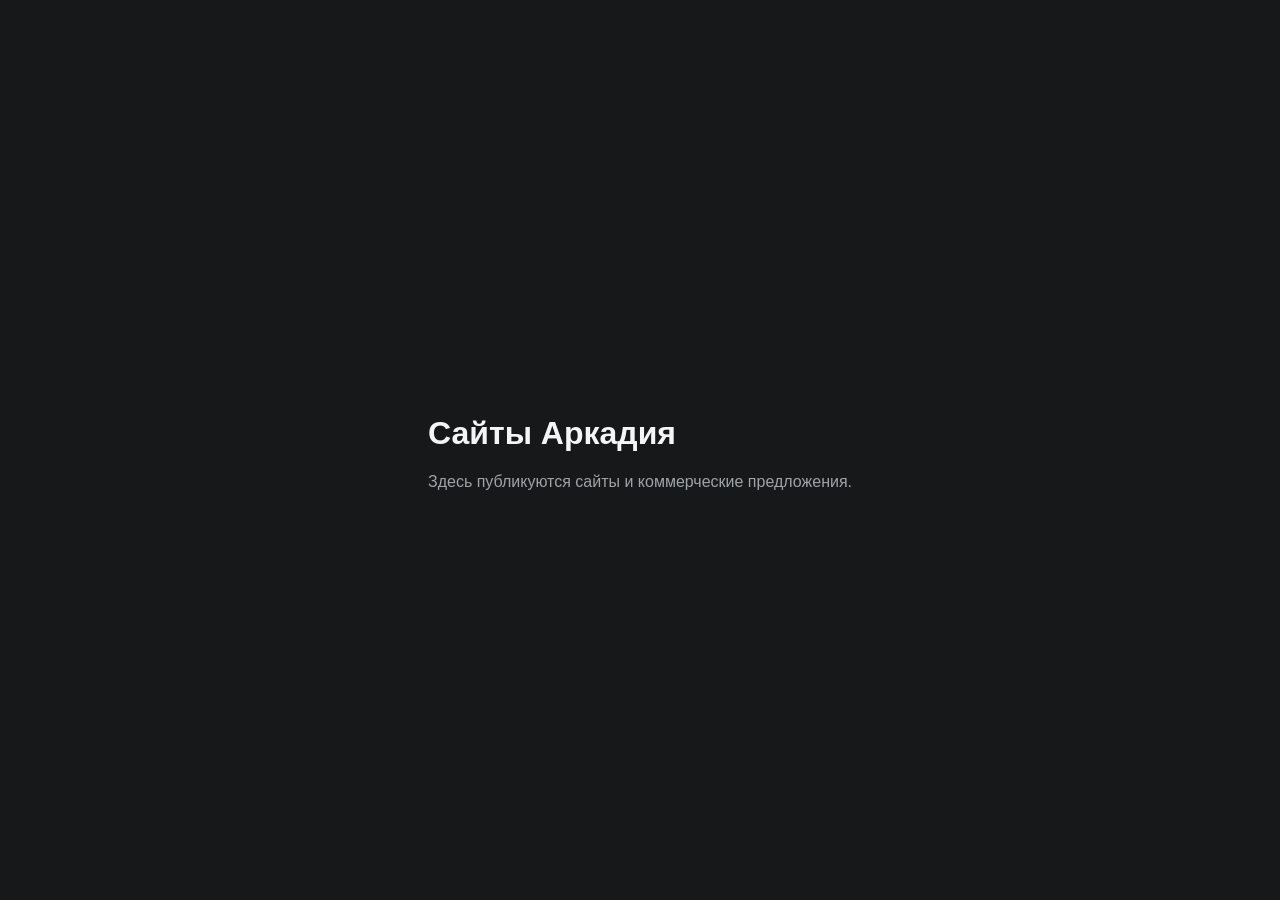
<file: index.html>
<!DOCTYPE html>
<html lang="ru">
<head>
<meta charset="UTF-8">
<meta name="viewport" content="width=device-width, initial-scale=1.0">
<meta name="robots" content="noindex">
<title>Сайты Аркадия</title>
<style>body{margin:0;min-height:100vh;display:grid;place-items:center;background:#17181A;color:#F5F5F5;font-family:-apple-system,"Segoe UI",Roboto,sans-serif}p{color:#9EA3A8}</style>
</head>
<body><main><h1>Сайты Аркадия</h1><p>Здесь публикуются сайты и коммерческие предложения.</p></main></body>
</html>
</file>
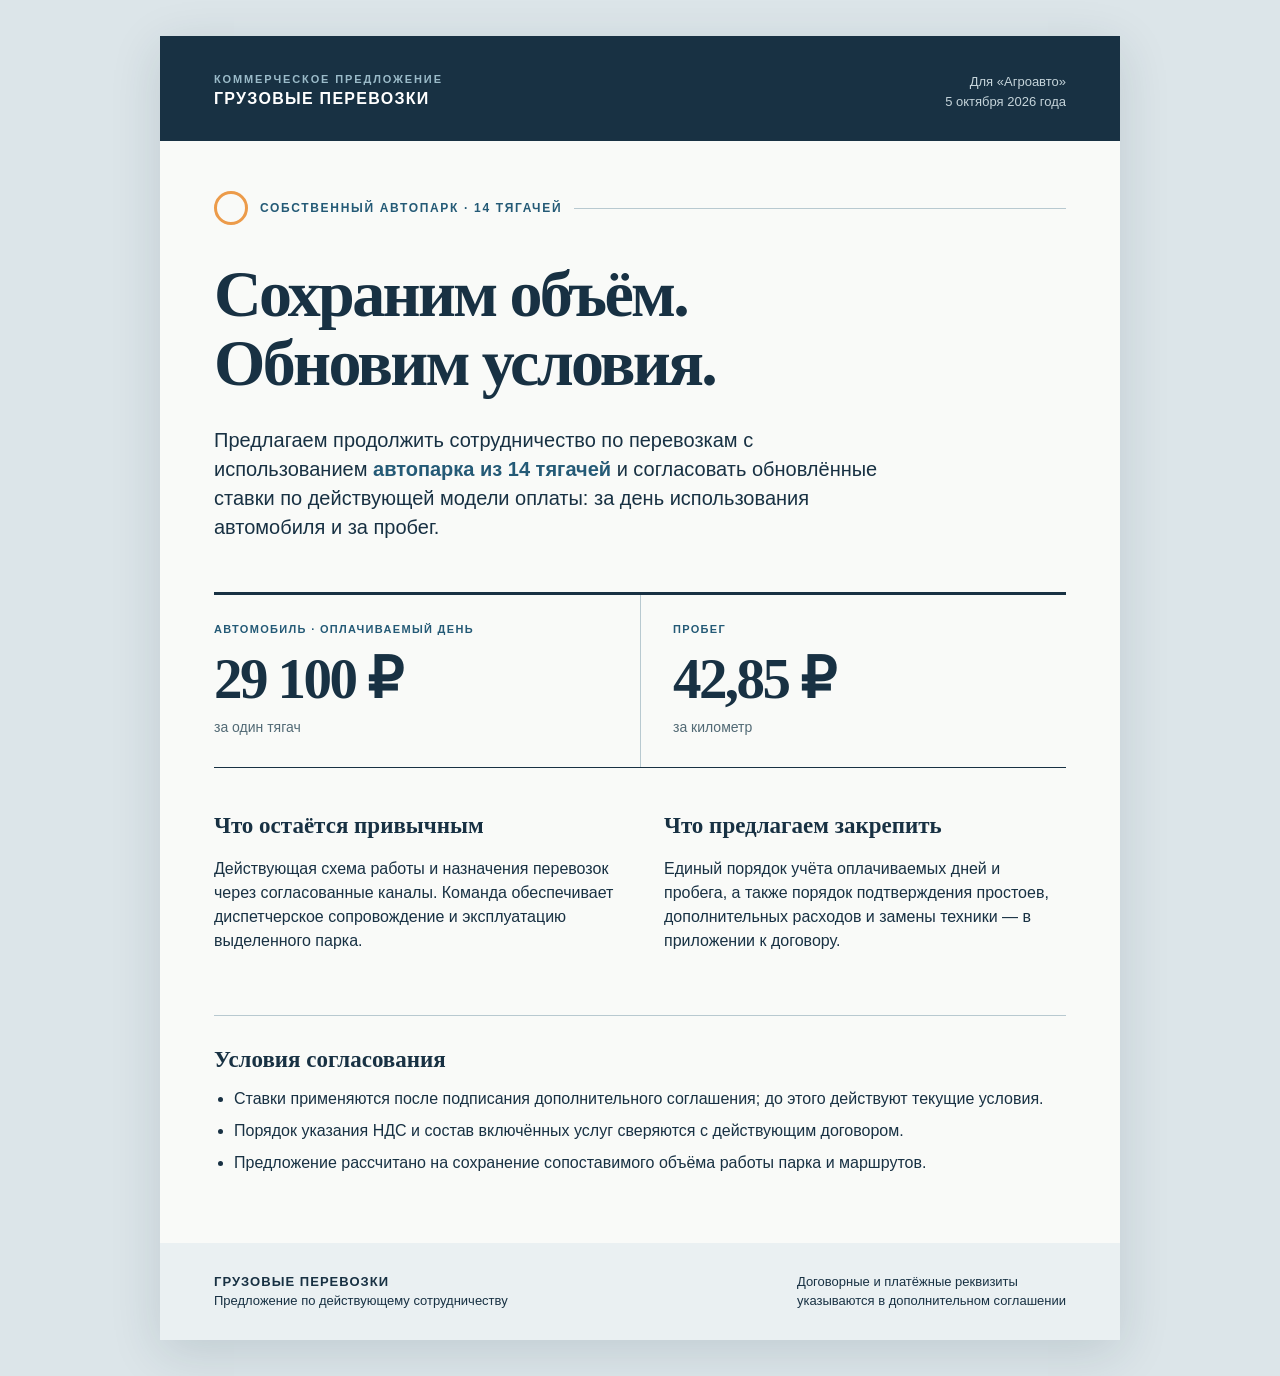
<file: agroavto/index.html>
<!doctype html>
<html lang="ru">
<head>
  <meta charset="utf-8">
  <meta name="viewport" content="width=device-width, initial-scale=1">
  <title>Коммерческое предложение — Агроавто</title>
  <style>
    :root{--ink:#183143;--blue:#245a76;--mist:#eaf0f2;--paper:#f9faf8;--line:#b8c9d0;--signal:#ec9b4a}
    *{box-sizing:border-box}html{background:#dce5e9}body{margin:0;color:var(--ink);font:16px/1.5 Arial,Helvetica,sans-serif}
    .sheet{max-width:960px;margin:36px auto;background:var(--paper);box-shadow:0 12px 48px #18314324;overflow:hidden}
    header{padding:36px 54px 30px;background:var(--ink);color:#fff;display:flex;justify-content:space-between;gap:20px;align-items:start}
    .eyebrow{font:700 11px/1.4 Arial,sans-serif;letter-spacing:.17em;text-transform:uppercase;color:#9bbbc9}.date{font-size:13px;color:#c5d4da;text-align:right}
    main{padding:50px 54px 60px}.route{display:flex;align-items:center;gap:12px;font-size:12px;letter-spacing:.14em;text-transform:uppercase;color:var(--blue);font-weight:700}.route:before{content:"";width:28px;height:28px;border:3px solid var(--signal);border-radius:50%}.route:after{content:"";flex:1;border-top:1px solid var(--line)}
    h1{font:700 clamp(38px,6vw,66px)/1.04 Georgia,serif;letter-spacing:-.04em;max-width:760px;margin:35px 0 28px}h2{font:700 23px/1.2 Georgia,serif;margin:0 0 18px}.lead{font-size:20px;line-height:1.45;max-width:690px;margin:0 0 50px}.lead strong{color:var(--blue)}
    .prices{border-top:3px solid var(--ink);border-bottom:1px solid var(--ink);display:grid;grid-template-columns:1fr 1fr;margin:0 0 44px}.price{padding:26px 24px 28px 0}.price+ .price{border-left:1px solid var(--line);padding-left:32px}.price label{display:block;text-transform:uppercase;letter-spacing:.12em;font-size:11px;font-weight:700;color:var(--blue)}.price b{display:block;font:700 clamp(36px,6vw,57px)/1.08 Georgia,serif;letter-spacing:-.045em;margin:11px 0 5px}.price small{font-size:14px;color:#526a75}
    .grid{display:grid;grid-template-columns:1fr 1fr;gap:48px;margin:0 0 48px}.grid p,.terms p{margin:0 0 14px}.terms{border-top:1px solid var(--line);padding-top:30px}.terms h2{margin-bottom:13px}.terms ul{margin:0;padding-left:20px}.terms li{margin:0 0 8px}
    footer{background:var(--mist);padding:29px 54px;display:flex;justify-content:space-between;gap:25px;font-size:13px}.pending{color:#536d79}.brand{font-weight:700;letter-spacing:.08em;text-transform:uppercase}
    @media(max-width:650px){.sheet{margin:0}header,main,footer{padding-left:24px;padding-right:24px}.prices,.grid{grid-template-columns:1fr}.price+.price{border-left:0;border-top:1px solid var(--line);padding-left:0}footer{display:block}.date{text-align:left}}
    @media print{html{background:white}.sheet{margin:0;box-shadow:none;max-width:none}header{-webkit-print-color-adjust:exact;print-color-adjust:exact}footer{-webkit-print-color-adjust:exact;print-color-adjust:exact}}
  </style>
</head>
<body><div class="sheet">
  <header><div><div class="eyebrow">Коммерческое предложение</div><div class="brand">Грузовые перевозки</div></div><div class="date">Для «Агроавто»<br>5 октября 2026 года</div></header>
  <main>
    <div class="route">Собственный автопарк · 14 тягачей</div>
    <h1>Сохраним объём.<br>Обновим условия.</h1>
    <p class="lead">Предлагаем продолжить сотрудничество по перевозкам с использованием <strong>автопарка из 14 тягачей</strong> и согласовать обновлённые ставки по действующей модели оплаты: за день использования автомобиля и за пробег.</p>
    <section class="prices" aria-label="Предлагаемые ставки">
      <div class="price"><label>Автомобиль · оплачиваемый день</label><b>29 100 ₽</b><small>за один тягач</small></div>
      <div class="price"><label>Пробег</label><b>42,85 ₽</b><small>за километр</small></div>
    </section>
    <section class="grid"><div><h2>Что остаётся привычным</h2><p>Действующая схема работы и назначения перевозок через согласованные каналы. Команда обеспечивает диспетчерское сопровождение и эксплуатацию выделенного парка.</p></div><div><h2>Что предлагаем закрепить</h2><p>Единый порядок учёта оплачиваемых дней и пробега, а также порядок подтверждения простоев, дополнительных расходов и замены техники — в приложении к договору.</p></div></section>
    <section class="terms"><h2>Условия согласования</h2><ul><li>Ставки применяются после подписания дополнительного соглашения; до этого действуют текущие условия.</li><li>Порядок указания НДС и состав включённых услуг сверяются с действующим договором.</li><li>Предложение рассчитано на сохранение сопоставимого объёма работы парка и маршрутов.</li></ul></section>
  </main>
  <footer><div><span class="brand">Грузовые перевозки</span><br>Предложение по действующему сотрудничеству</div><div>Договорные и платёжные реквизиты<br>указываются в дополнительном соглашении</div></footer>
</div></body></html>
</file>
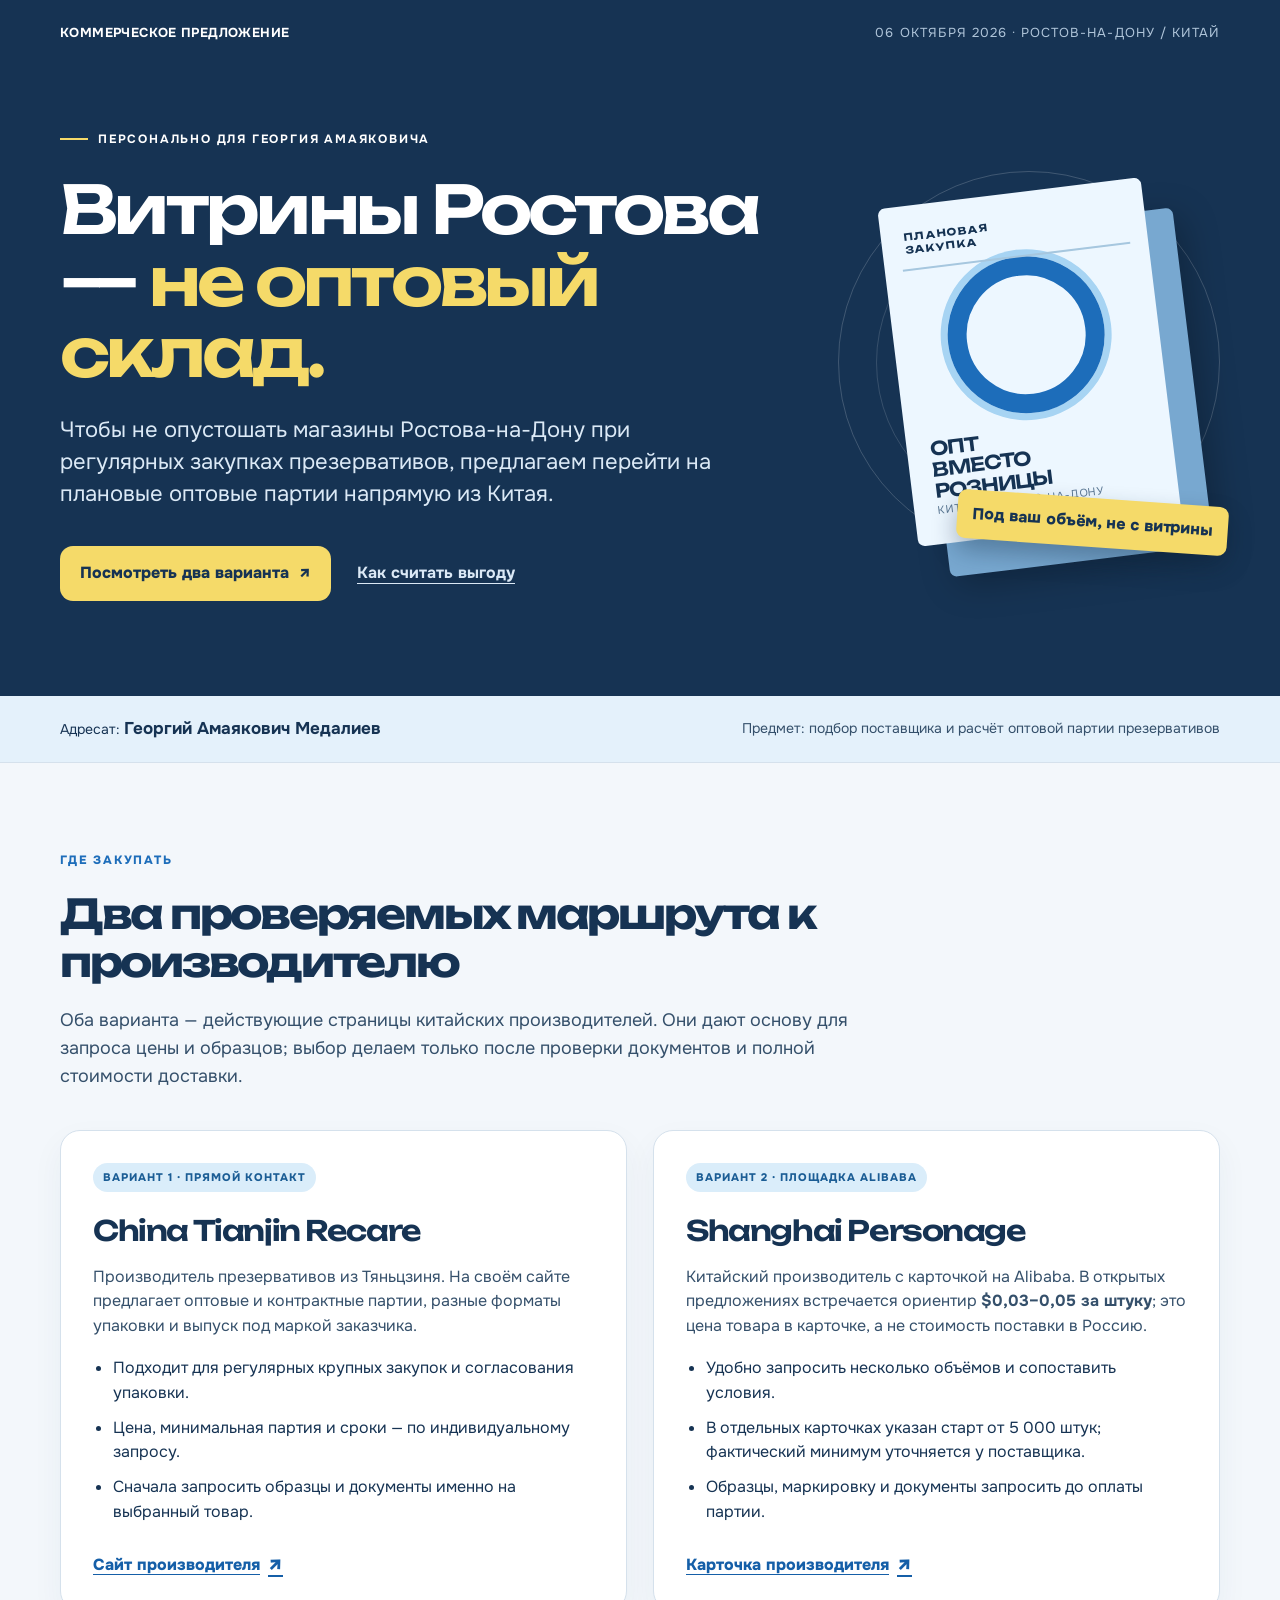
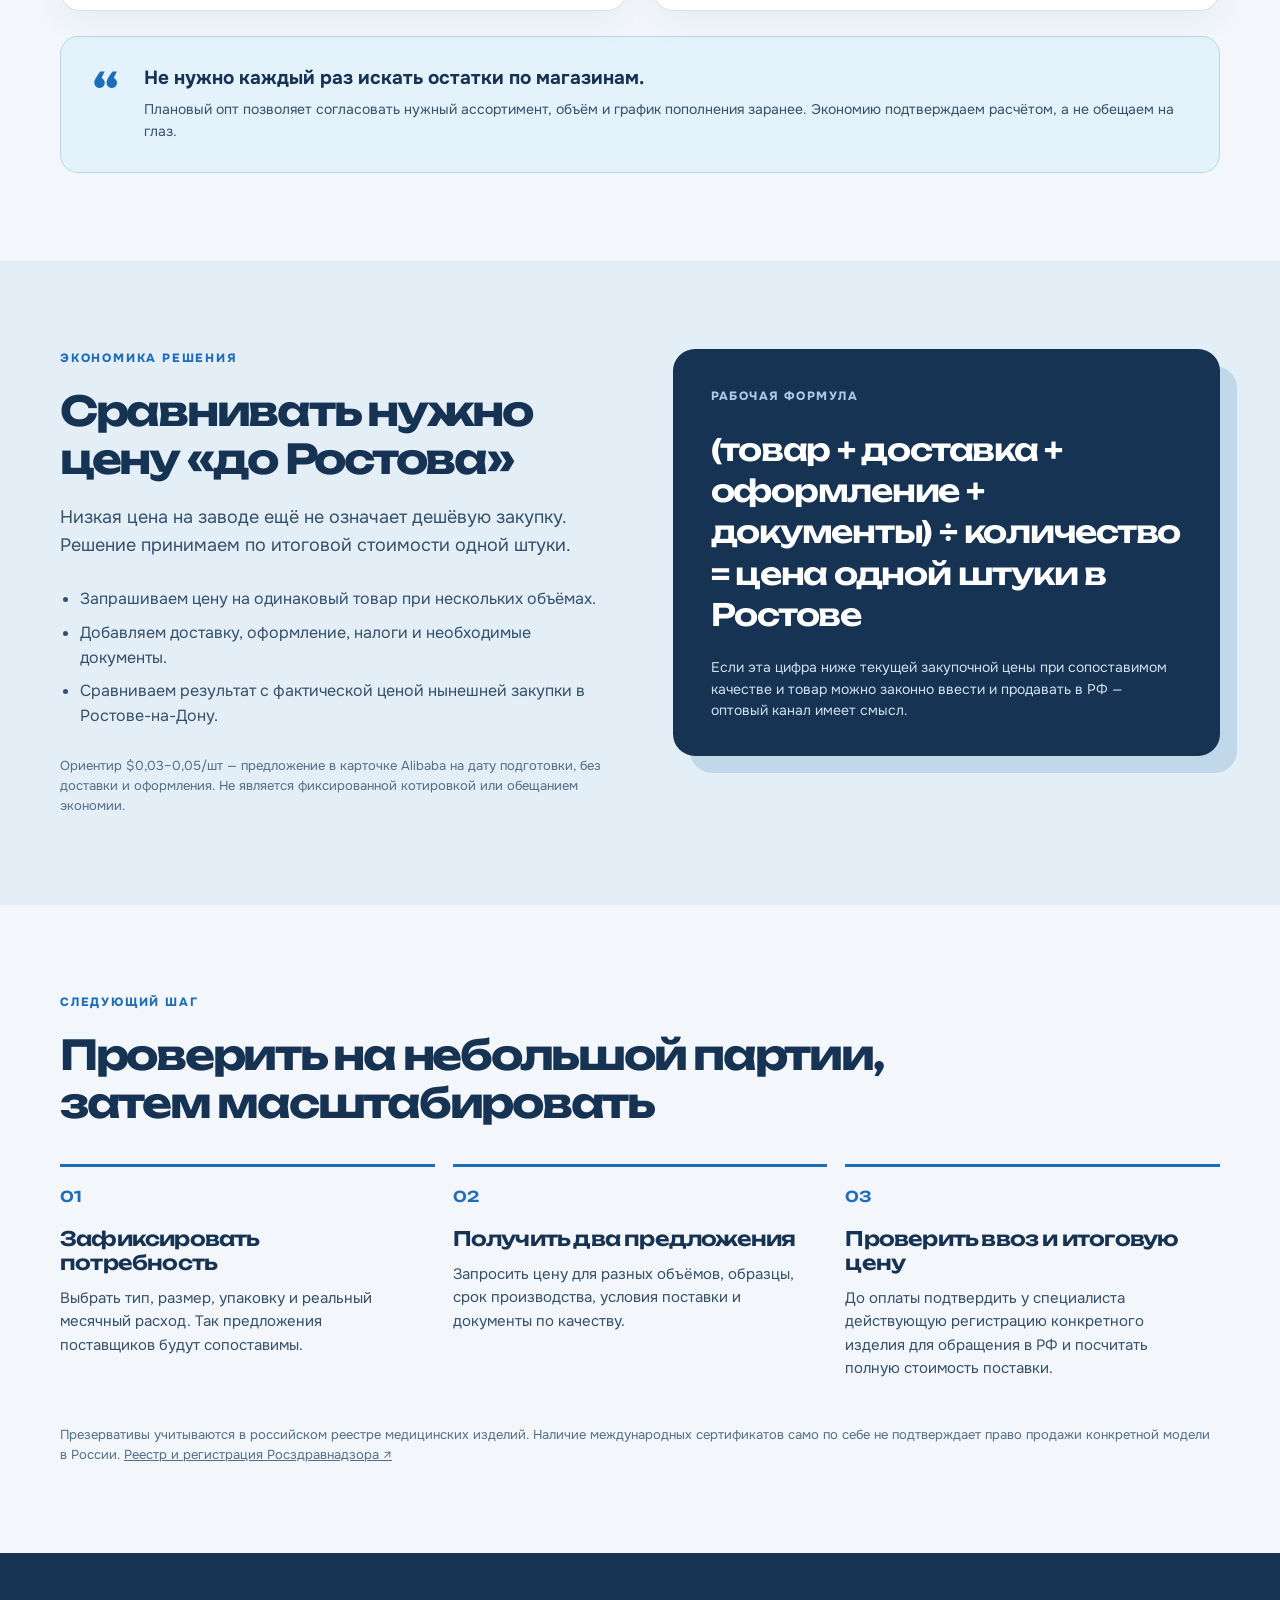
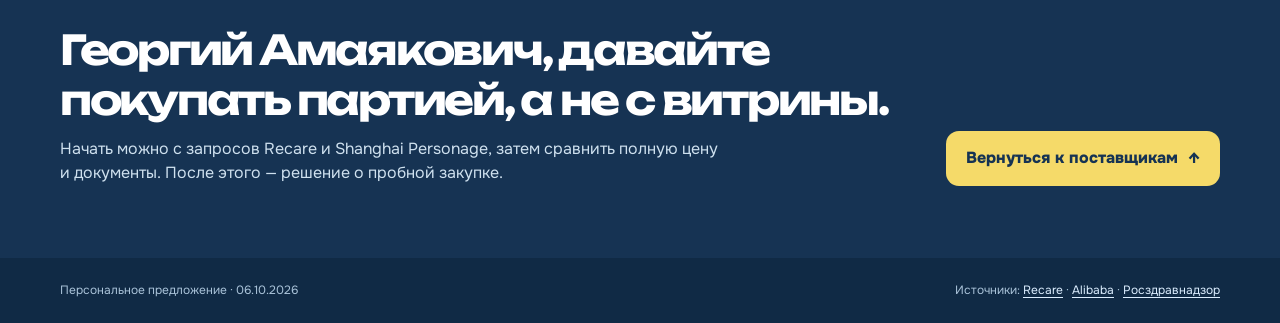
<file: condoms-georgiy/index.html>
<!doctype html>
<html lang="ru">
<head>
  <meta charset="utf-8">
  <meta name="viewport" content="width=device-width, initial-scale=1">
  <meta name="theme-color" content="#163353">
  <meta name="description" content="Коммерческое предложение Георгию Амаяковичу Медалиеву: оптовая закупка презервативов из Китая вместо розничных покупок в Ростове-на-Дону.">
  <title>Оптовая закупка презервативов — предложение Георгию Амаяковичу</title>
  <link rel="preconnect" href="https://fonts.googleapis.com">
  <link rel="preconnect" href="https://fonts.gstatic.com" crossorigin>
  <link href="https://fonts.googleapis.com/css2?family=Onest:wght@400;500;600;700;800&family=Unbounded:wght@500;600;700&display=swap" rel="stylesheet">
  <style>
    :root{--ink:#163353;--ink2:#35506b;--paper:#f3f7fb;--white:#fff;--line:#d5e1ec;--sky:#daedfa;--accent:#f5da69;--blue:#1d6dba}
    *{box-sizing:border-box}html{scroll-behavior:smooth}body{margin:0;background:var(--paper);color:var(--ink);font:16px/1.55 Onest,Arial,sans-serif}a{color:inherit}a:focus-visible{outline:3px solid var(--blue);outline-offset:4px;border-radius:4px}
    .wrap{width:min(1160px,calc(100% - 48px));margin:auto}.top{display:flex;justify-content:space-between;align-items:center;padding:23px 0;color:#dbeeff;font-size:13px;letter-spacing:.08em;text-transform:uppercase}.top b{color:#fff;letter-spacing:.03em}.top .date{opacity:.78}
    .hero{background:var(--ink);color:#fff;overflow:hidden}.hero-grid{display:grid;grid-template-columns:minmax(0,1.32fr) minmax(280px,.68fr);align-items:center;gap:38px;min-height:630px;padding:48px 0 86px}.eyebrow{display:inline-flex;align-items:center;gap:10px;font-weight:700;font-size:12px;letter-spacing:.15em;text-transform:uppercase}.eyebrow:before{content:"";width:28px;height:2px;background:var(--accent)}h1,h2,h3,p{margin-top:0}h1,h2{font-family:Unbounded,Onest,sans-serif;letter-spacing:-.055em}h1{font-size:clamp(40px,5.2vw,76px);line-height:1.08;margin:25px 0 26px;max-width:760px;font-weight:600}h1 span{color:var(--accent)}.lead{font-size:clamp(18px,2vw,22px);line-height:1.45;color:#dbe9f6;max-width:670px;margin-bottom:35px}.hero-actions{display:flex;flex-wrap:wrap;gap:13px;align-items:center}.button{display:inline-flex;align-items:center;justify-content:center;gap:10px;text-decoration:none;background:var(--accent);color:var(--ink);font-weight:800;border-radius:13px;padding:15px 20px;min-height:52px;transition:transform .2s,background .2s}.button:hover{transform:translateY(-2px);background:#ffe998}.textlink{font-weight:700;color:#dbe9f6;text-underline-offset:5px;padding:13px}
    .art{position:relative;min-height:405px;display:grid;place-items:center}.art:before{content:"";position:absolute;width:380px;height:380px;border:1px solid rgba(255,255,255,.18);border-radius:50%}.art:after{content:"";position:absolute;width:305px;height:305px;border:1px solid rgba(255,255,255,.14);border-radius:50%}.pack{position:relative;z-index:1;width:265px;height:340px;background:#edf7ff;color:var(--ink);border-radius:7px;box-shadow:28px 34px 0 #78a8d0,35px 43px 35px rgba(0,0,0,.25);transform:rotate(-7deg);padding:25px 23px;display:flex;flex-direction:column;justify-content:space-between}.pack:before{content:"";display:block;position:absolute;inset:63px 18px auto;border-top:2px solid #a6c7df}.pack small{font:700 10px/1.3 Unbounded,sans-serif;letter-spacing:.12em}.pack .ring{width:157px;height:157px;border:19px solid var(--blue);border-radius:50%;margin:auto;box-shadow:inset 0 0 0 2px #edf7ff,0 0 0 7px #a7d4f3}.pack strong{font:600 19px/1.12 Unbounded,sans-serif;letter-spacing:-.05em}.pack em{font-style:normal;font-size:11px;letter-spacing:.08em;text-transform:uppercase;color:#5b7894}.art-tag{position:absolute;z-index:2;bottom:18px;right:-8px;background:var(--accent);color:var(--ink);font-weight:800;padding:12px 15px;border-radius:9px;transform:rotate(4deg);box-shadow:0 12px 25px #10284055}
    .recipient{background:#e4f1fb;border-bottom:1px solid var(--line)}.recipient .wrap{display:flex;gap:20px;justify-content:space-between;align-items:center;padding:20px 0;font-size:14px}.recipient strong{font-size:17px}.recipient span:last-child{color:var(--ink2)}
    section{padding:88px 0}.section-label{color:var(--blue);font-size:12px;letter-spacing:.15em;text-transform:uppercase;font-weight:800;margin:0 0 20px}.section-heading{font-size:clamp(29px,3.2vw,45px);line-height:1.16;max-width:850px;margin:0 0 22px}.section-intro{font-size:18px;color:var(--ink2);max-width:790px}.split{display:grid;grid-template-columns:1fr 1fr;gap:26px;margin-top:39px}.card{background:#fff;border:1px solid var(--line);border-radius:20px;padding:32px;box-shadow:0 13px 32px #193b5d0d}.card .badge{display:inline-block;background:var(--sky);color:#1b5d95;border-radius:99px;padding:6px 10px;font-size:11px;font-weight:800;letter-spacing:.09em;text-transform:uppercase;margin-bottom:22px}.card h3{font:600 clamp(22px,2.2vw,29px)/1.2 Unbounded,Onest,sans-serif;letter-spacing:-.05em;margin-bottom:17px}.card p{color:var(--ink2)}.card ul{padding-left:20px;margin:17px 0 28px}.card li{margin:10px 0}.card a.supplier{display:inline-flex;align-items:center;gap:8px;color:#155fa8;font-weight:800;text-underline-offset:4px}.card a.supplier:after{content:"↗";font-size:20px;line-height:1}
    .quote{padding:29px 32px;border:1px solid #b5d8ed;background:#e4f2fb;border-radius:18px;margin-top:25px;display:flex;gap:25px;align-items:flex-start}.quote b{font-size:19px;line-height:1.3}.quote p{margin:8px 0 0;color:var(--ink2);font-size:14px}.quote-mark{font:700 46px/1 Unbounded,sans-serif;color:var(--blue)}
    .economics{background:#e3eef7}.economics .wrap{display:grid;grid-template-columns:1fr 1fr;gap:65px;align-items:start}.formula{background:var(--ink);color:#fff;border-radius:22px;padding:34px 38px;box-shadow:17px 17px 0 #c1d8eb}.formula .label{color:#a9cde6;font-size:12px;letter-spacing:.12em;text-transform:uppercase;font-weight:800}.formula strong{display:block;font:600 clamp(22px,2.4vw,31px)/1.35 Unbounded,sans-serif;letter-spacing:-.04em;margin:21px 0}.formula p{color:#cfe1ef;margin:0;font-size:14px}.economics ul{padding-left:20px;margin:27px 0;color:var(--ink2)}.economics li{margin:9px 0}.footnote{font-size:13px;color:#526e88;margin:25px 0 0}
    .steps{display:grid;grid-template-columns:repeat(3,1fr);gap:18px;margin-top:38px}.step{border-top:3px solid var(--blue);padding:20px 16px 5px 0}.step .num{font:600 15px Unbounded;color:var(--blue);margin-bottom:21px}.step h3{font:600 20px/1.2 Unbounded,sans-serif;letter-spacing:-.04em;margin-bottom:12px}.step p{color:var(--ink2);font-size:15px}.closing{background:var(--ink);color:white;padding:72px 0}.closing .wrap{display:flex;align-items:end;justify-content:space-between;gap:30px}.closing h2{font-size:clamp(26px,3.2vw,44px);line-height:1.2;margin-bottom:13px}.closing p{max-width:670px;color:#cfe1ef;margin:0}.closing .button{flex-shrink:0}footer{background:#102a45;color:#aac3d9;padding:23px 0;font-size:12px}footer .wrap{display:flex;justify-content:space-between;gap:20px}footer a{color:#dceeff;text-underline-offset:3px}
    @media(max-width:850px){.hero-grid{grid-template-columns:1fr;min-height:auto;padding-top:60px}.art{min-height:330px}.pack{transform:rotate(-5deg) scale(.83)}.art:before{width:310px;height:310px}.art:after{width:255px;height:255px}.art-tag{right:8%}.economics .wrap{grid-template-columns:1fr;gap:35px}.closing .wrap{display:block}.closing .button{margin-top:26px}.recipient .wrap{align-items:flex-start;flex-direction:column;gap:3px}}
    @media(max-width:650px){.wrap{width:min(100% - 34px,1160px)}.top{padding:18px 0}.top .date{display:none}.hero-grid{padding:42px 0 54px;gap:10px}h1{font-size:clamp(35px,11vw,58px)}.lead{font-size:17px}.art{min-height:300px}.split,.steps{grid-template-columns:1fr}.card{padding:25px}.quote{padding:22px;gap:14px}.quote-mark{font-size:31px}section{padding:64px 0}.formula{padding:28px 25px;box-shadow:9px 9px 0 #c1d8eb}.steps{gap:12px}.step{padding-top:16px}.step .num{margin-bottom:12px}footer .wrap{display:block}footer span{display:block;margin-top:8px}}
    @media(prefers-reduced-motion:reduce){html{scroll-behavior:auto}.button{transition:none}}
  </style>
</head>
<body>
  <header class="hero">
    <div class="wrap top"><b>Коммерческое предложение</b><span class="date">06 октября 2026 · Ростов-на-Дону / Китай</span></div>
    <div class="wrap hero-grid">
      <div>
        <span class="eyebrow">Персонально для Георгия Амаяковича</span>
        <h1>Витрины Ростова — <span>не оптовый склад.</span></h1>
        <p class="lead">Чтобы не опустошать магазины Ростова-на-Дону при регулярных закупках презервативов, предлагаем перейти на плановые оптовые партии напрямую из Китая.</p>
        <div class="hero-actions"><a class="button" href="#suppliers">Посмотреть два варианта <span aria-hidden="true">↗</span></a><a class="textlink" href="#economics">Как считать выгоду</a></div>
      </div>
      <div class="art" aria-hidden="true"><div class="pack"><small>ПЛАНОВАЯ<br>ЗАКУПКА</small><div class="ring"></div><strong>ОПТ<br>ВМЕСТО<br>РОЗНИЦЫ</strong><em>Китай → Ростов-на-Дону</em></div><div class="art-tag">Под ваш объём, не с витрины</div></div>
    </div>
  </header>
  <div class="recipient"><div class="wrap"><span>Адресат: <strong>Георгий Амаякович Медалиев</strong></span><span>Предмет: подбор поставщика и расчёт оптовой партии презервативов</span></div></div>
  <main>
    <section id="suppliers"><div class="wrap">
      <p class="section-label">Где закупать</p><h2 class="section-heading">Два проверяемых маршрута к производителю</h2>
      <p class="section-intro">Оба варианта — действующие страницы китайских производителей. Они дают основу для запроса цены и образцов; выбор делаем только после проверки документов и полной стоимости доставки.</p>
      <div class="split">
        <article class="card"><span class="badge">Вариант 1 · прямой контакт</span><h3>China Tianjin Recare</h3><p>Производитель презервативов из Тяньцзиня. На своём сайте предлагает оптовые и контрактные партии, разные форматы упаковки и выпуск под маркой заказчика.</p><ul><li>Подходит для регулярных крупных закупок и согласования упаковки.</li><li>Цена, минимальная партия и сроки — по индивидуальному запросу.</li><li>Сначала запросить образцы и документы именно на выбранный товар.</li></ul><a class="supplier" href="https://www.recarebrand.com/" target="_blank" rel="noopener noreferrer">Сайт производителя</a></article>
        <article class="card"><span class="badge">Вариант 2 · площадка Alibaba</span><h3>Shanghai Personage</h3><p>Китайский производитель с карточкой на Alibaba. В открытых предложениях встречается ориентир <strong>$0,03–0,05 за штуку</strong>; это цена товара в карточке, а не стоимость поставки в Россию.</p><ul><li>Удобно запросить несколько объёмов и сопоставить условия.</li><li>В отдельных карточках указан старт от 5 000 штук; фактический минимум уточняется у поставщика.</li><li>Образцы, маркировку и документы запросить до оплаты партии.</li></ul><a class="supplier" href="https://suppliers.alibaba.com/shanghai-personage-hygiene-products-co-ltd_2218291810185" target="_blank" rel="noopener noreferrer">Карточка производителя</a></article>
      </div>
      <div class="quote"><span class="quote-mark" aria-hidden="true">“</span><div><b>Не нужно каждый раз искать остатки по магазинам.</b><p>Плановый опт позволяет согласовать нужный ассортимент, объём и график пополнения заранее. Экономию подтверждаем расчётом, а не обещаем на глаз.</p></div></div>
    </div></section>
    <section class="economics" id="economics"><div class="wrap"><div><p class="section-label">Экономика решения</p><h2 class="section-heading">Сравнивать нужно цену «до Ростова»</h2><p class="section-intro">Низкая цена на заводе ещё не означает дешёвую закупку. Решение принимаем по итоговой стоимости одной штуки.</p><ul><li>Запрашиваем цену на одинаковый товар при нескольких объёмах.</li><li>Добавляем доставку, оформление, налоги и необходимые документы.</li><li>Сравниваем результат с фактической ценой нынешней закупки в Ростове-на-Дону.</li></ul><p class="footnote">Ориентир $0,03–0,05/шт — предложение в карточке Alibaba на дату подготовки, без доставки и оформления. Не является фиксированной котировкой или обещанием экономии.</p></div><div class="formula"><span class="label">Рабочая формула</span><strong>(товар + доставка + оформление + документы) ÷ количество = цена одной штуки в Ростове</strong><p>Если эта цифра ниже текущей закупочной цены при сопоставимом качестве и товар можно законно ввести и продавать в РФ — оптовый канал имеет смысл.</p></div></div></section>
    <section><div class="wrap"><p class="section-label">Следующий шаг</p><h2 class="section-heading">Проверить на небольшой партии, затем масштабировать</h2><div class="steps"><div class="step"><div class="num">01</div><h3>Зафиксировать потребность</h3><p>Выбрать тип, размер, упаковку и реальный месячный расход. Так предложения поставщиков будут сопоставимы.</p></div><div class="step"><div class="num">02</div><h3>Получить два предложения</h3><p>Запросить цену для разных объёмов, образцы, срок производства, условия поставки и документы по качеству.</p></div><div class="step"><div class="num">03</div><h3>Проверить ввоз и итоговую цену</h3><p>До оплаты подтвердить у специалиста действующую регистрацию конкретного изделия для обращения в РФ и посчитать полную стоимость поставки.</p></div></div><p class="footnote">Презервативы учитываются в российском реестре медицинских изделий. Наличие международных сертификатов само по себе не подтверждает право продажи конкретной модели в России. <a href="https://roszdravnadzor.gov.ru/spec/medproducts/registration" target="_blank" rel="noopener noreferrer">Реестр и регистрация Росздравнадзора ↗</a></p></div></section>
  </main>
  <div class="closing"><div class="wrap"><div><h2>Георгий Амаякович, давайте покупать партией, а не с витрины.</h2><p>Начать можно с запросов Recare и Shanghai Personage, затем сравнить полную цену и документы. После этого — решение о пробной закупке.</p></div><a class="button" href="#suppliers">Вернуться к поставщикам <span aria-hidden="true">↑</span></a></div></div>
  <footer><div class="wrap"><span>Персональное предложение · 06.10.2026</span><span>Источники: <a href="https://www.recarebrand.com/">Recare</a> · <a href="https://suppliers.alibaba.com/shanghai-personage-hygiene-products-co-ltd_2218291810185">Alibaba</a> · <a href="https://roszdravnadzor.gov.ru/spec/medproducts/registration">Росздравнадзор</a></span></div></footer>
</body>
</html>
</file>
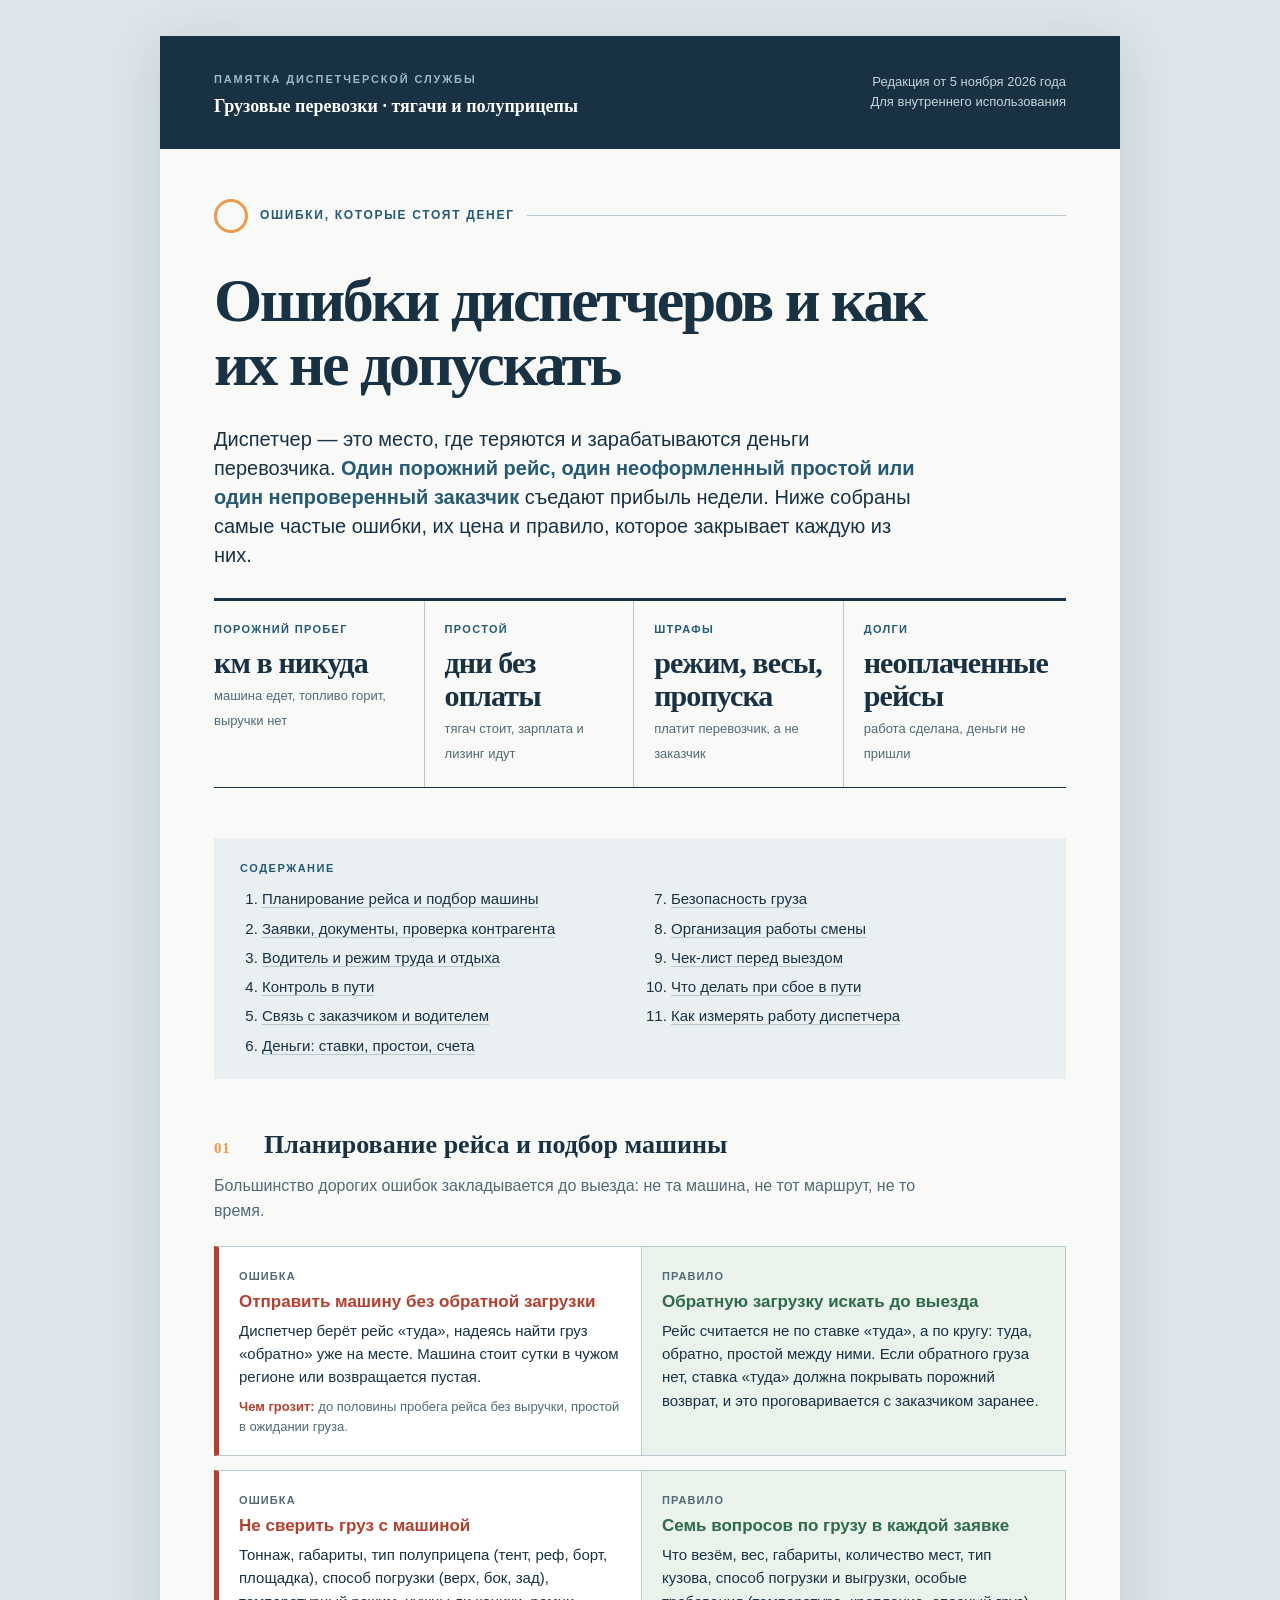
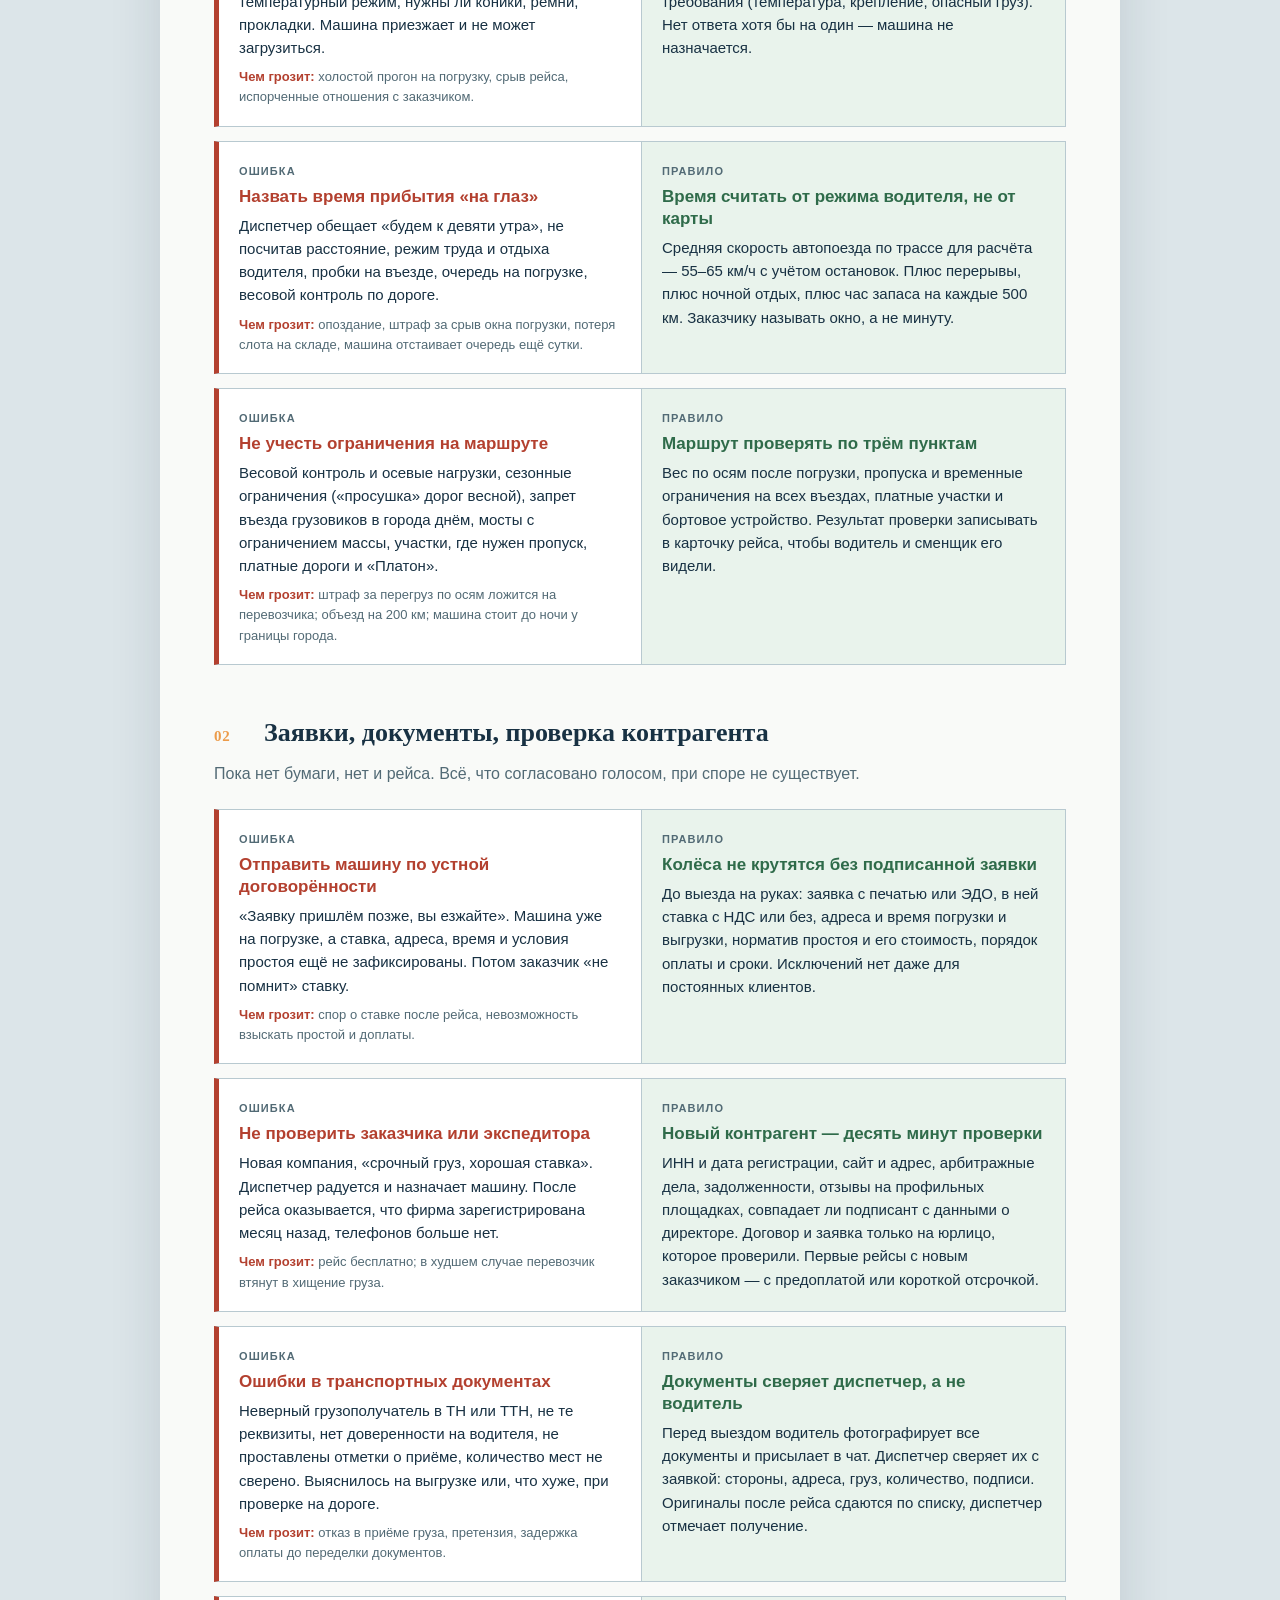
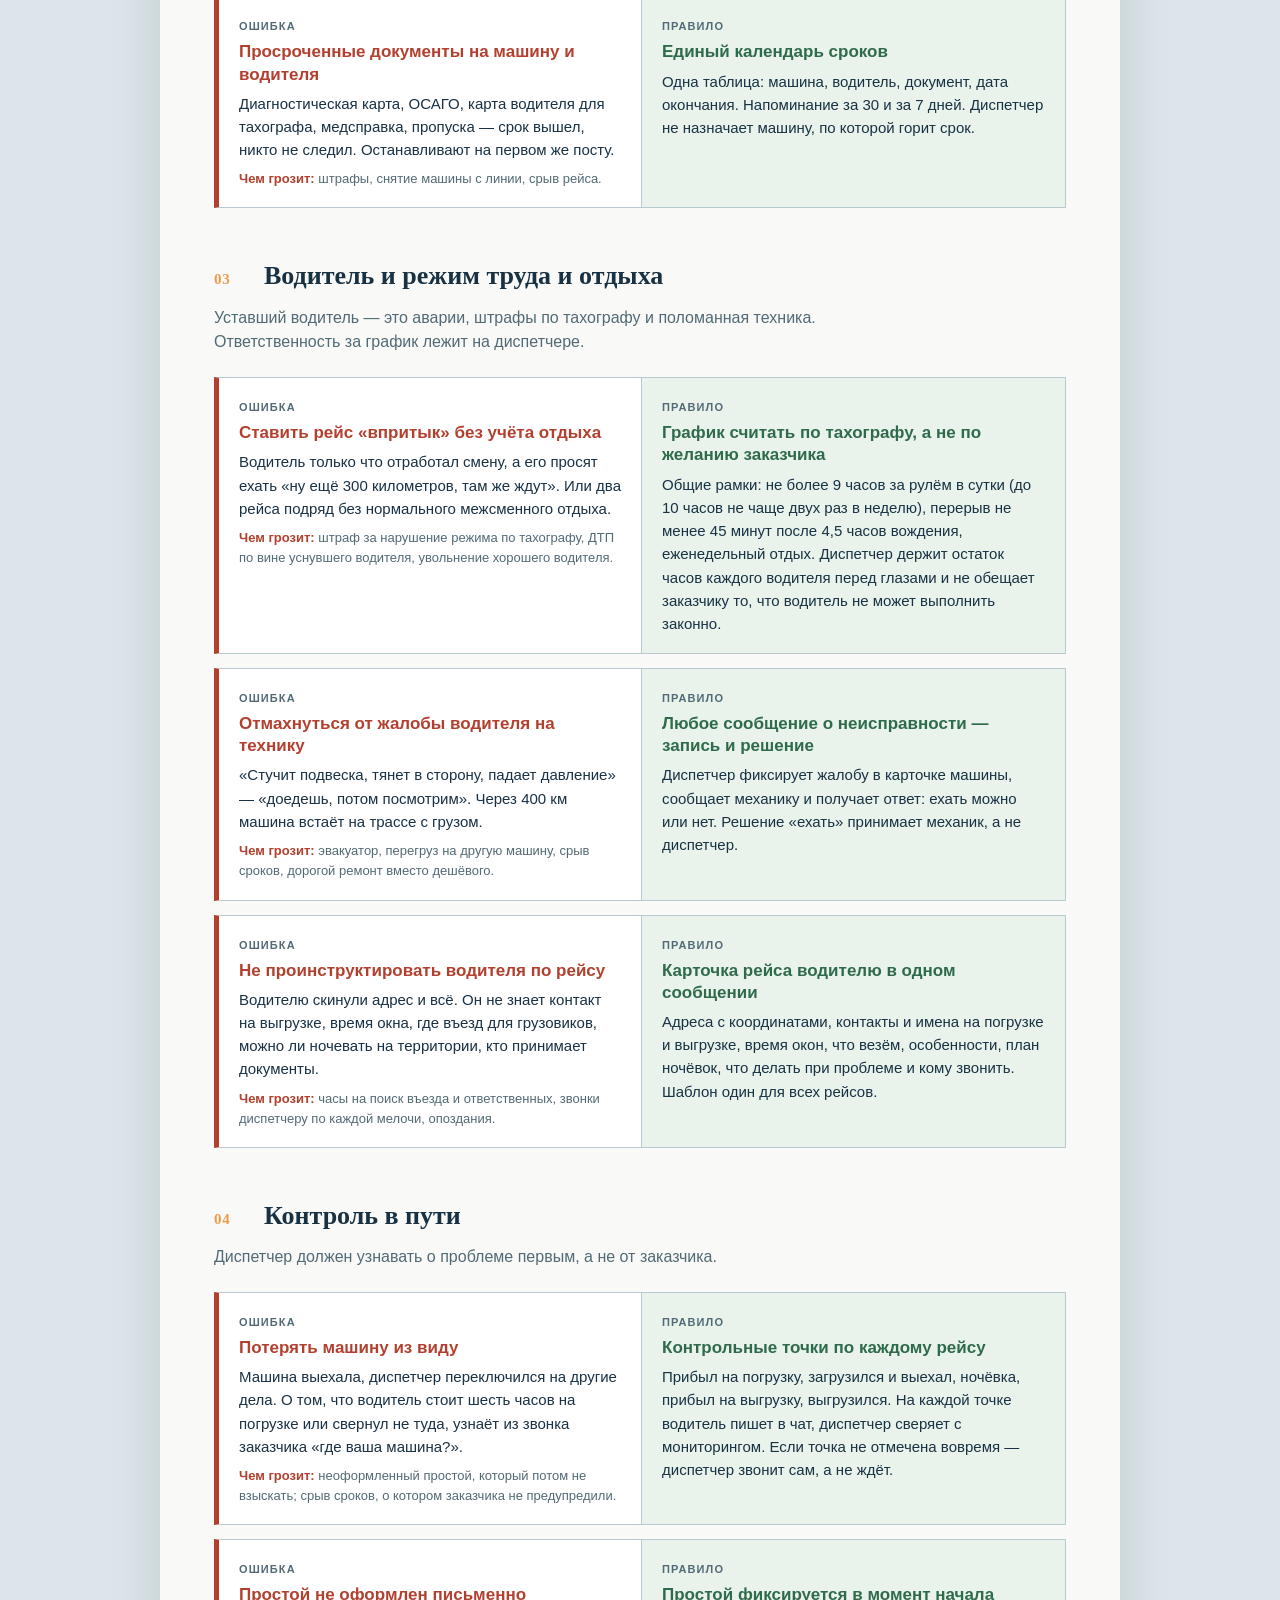
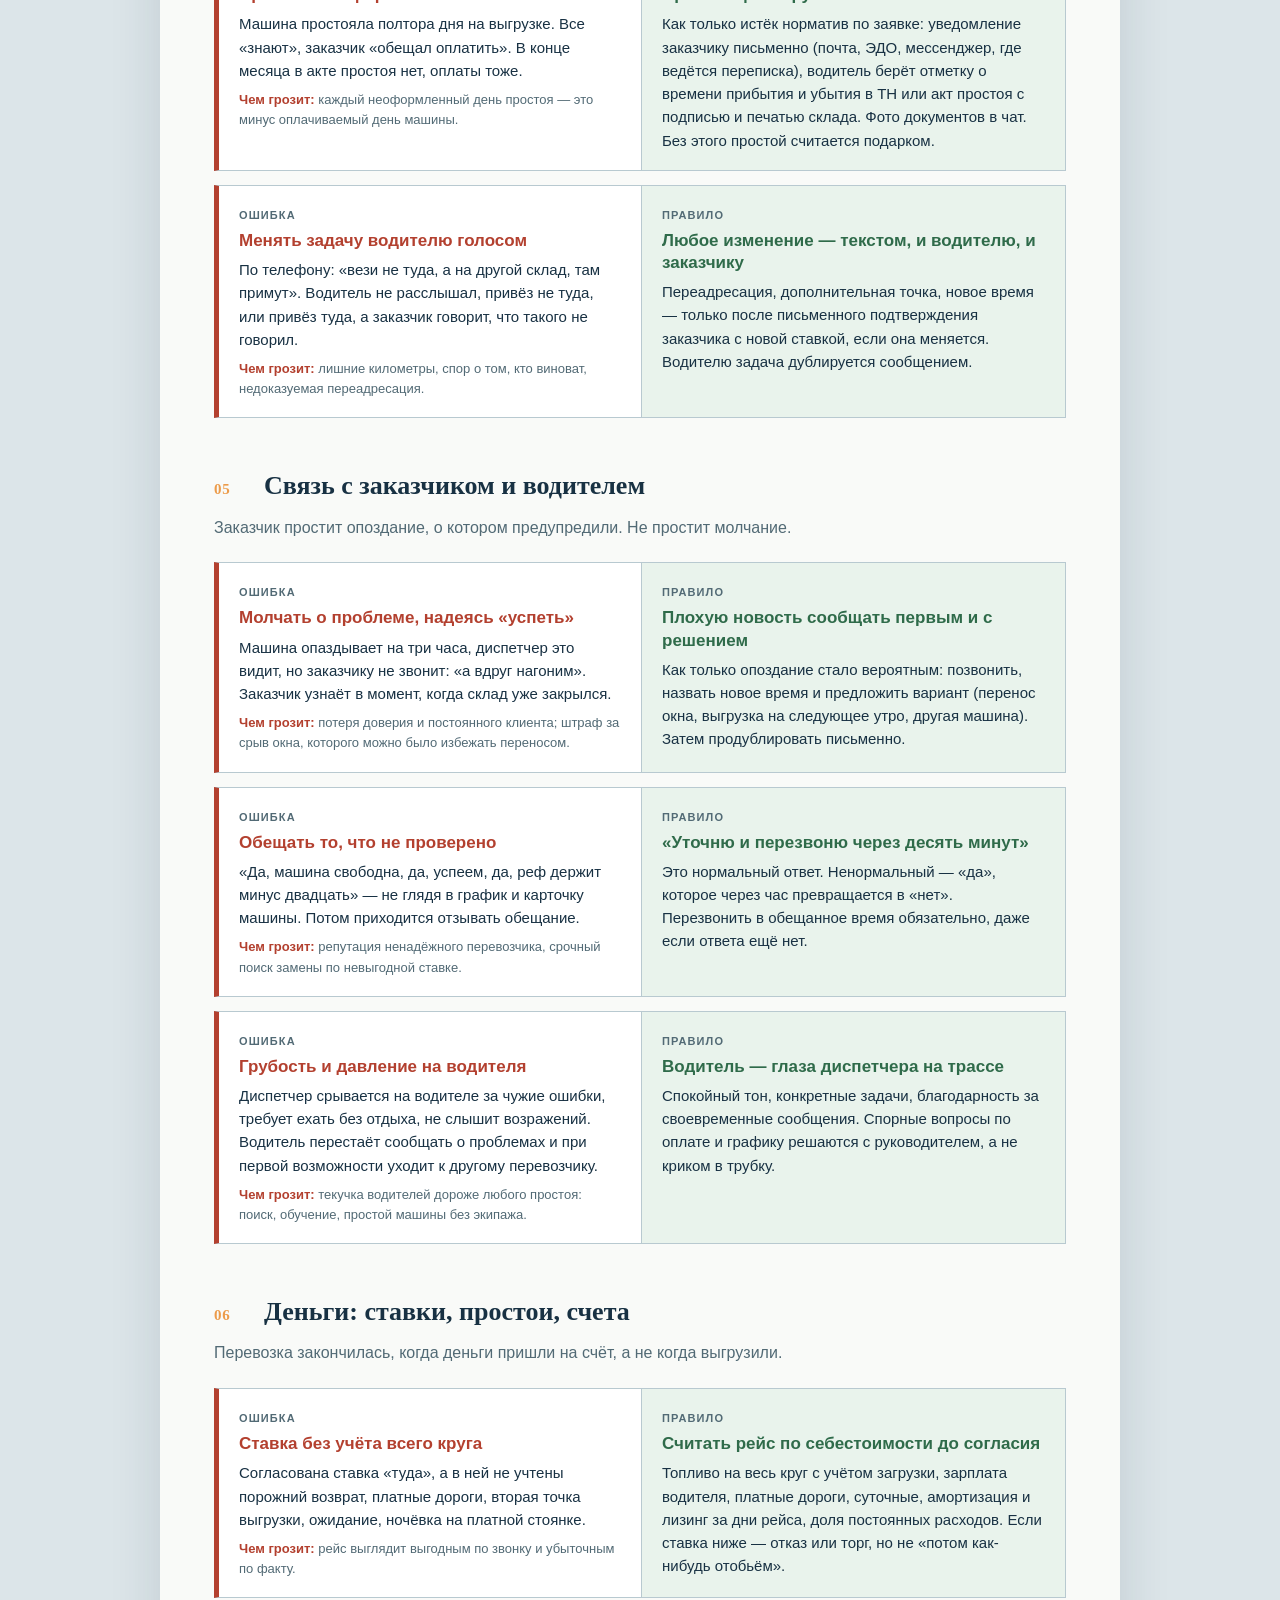
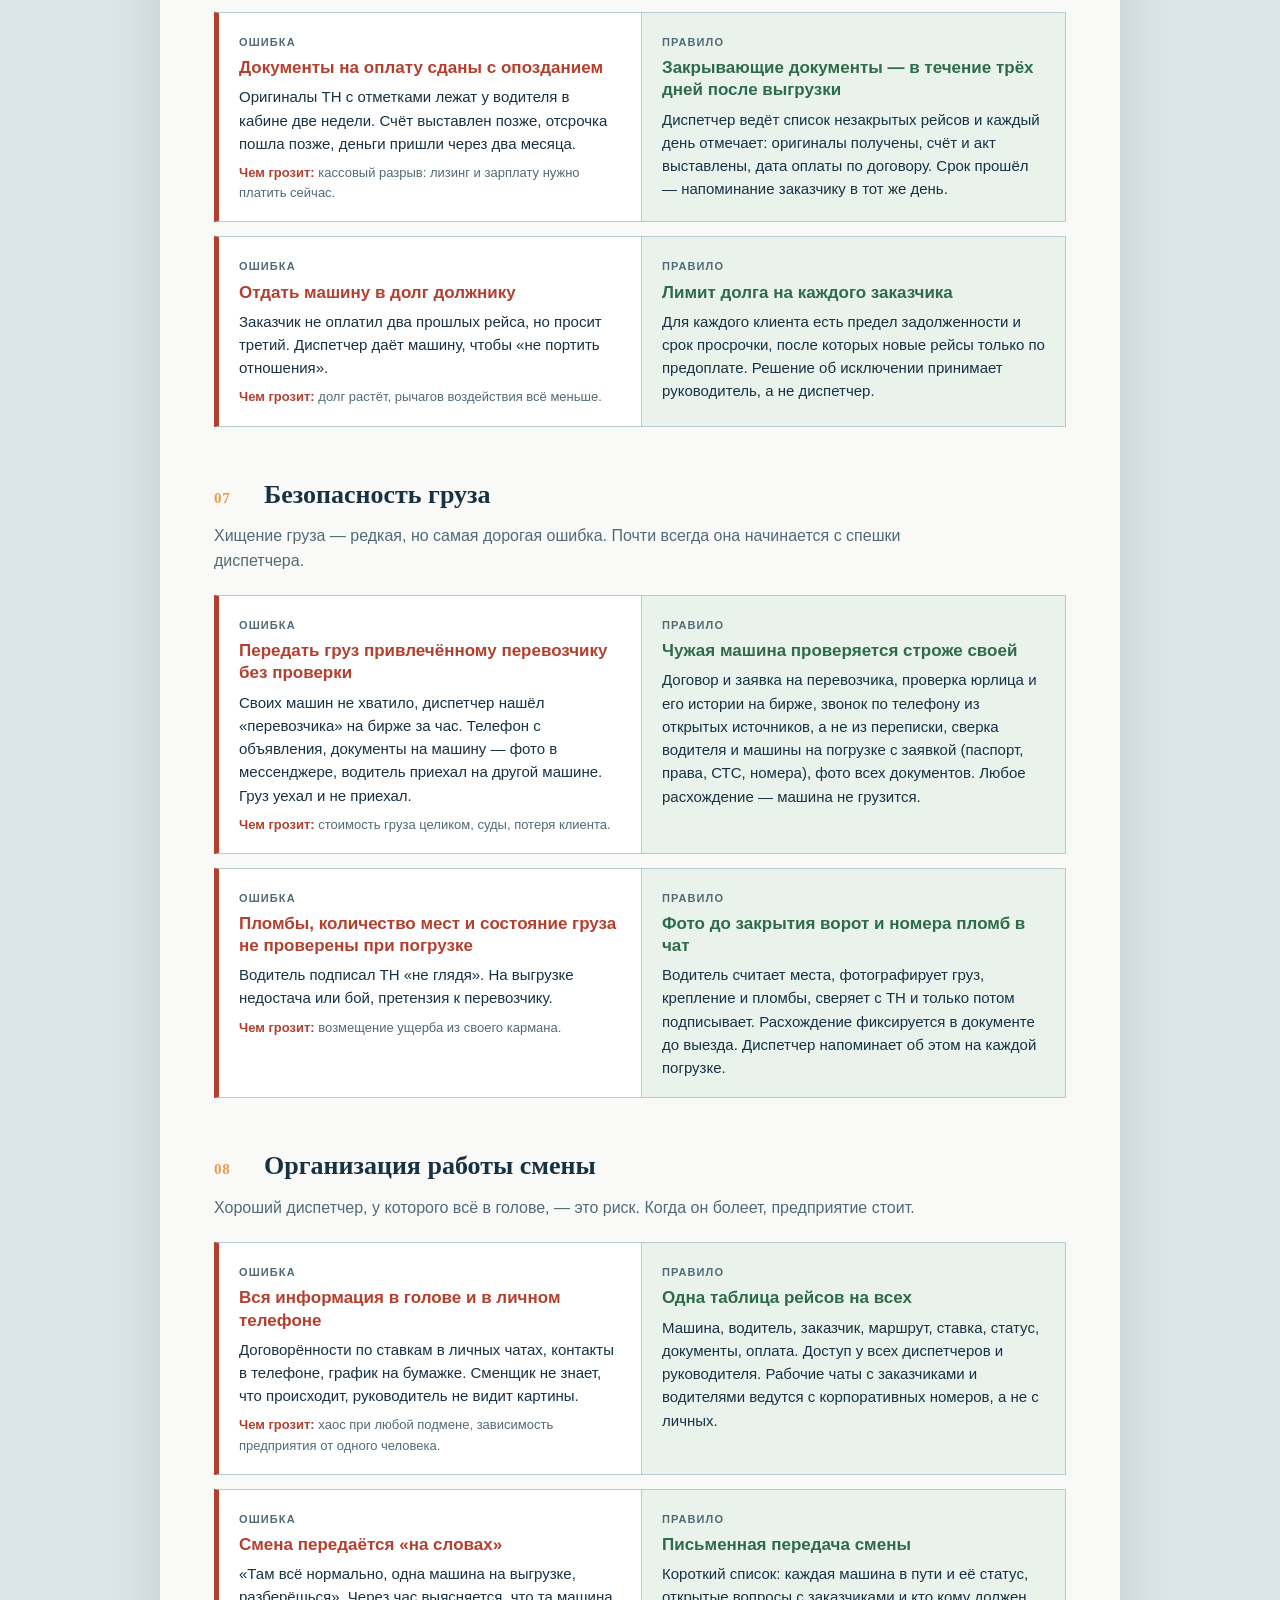
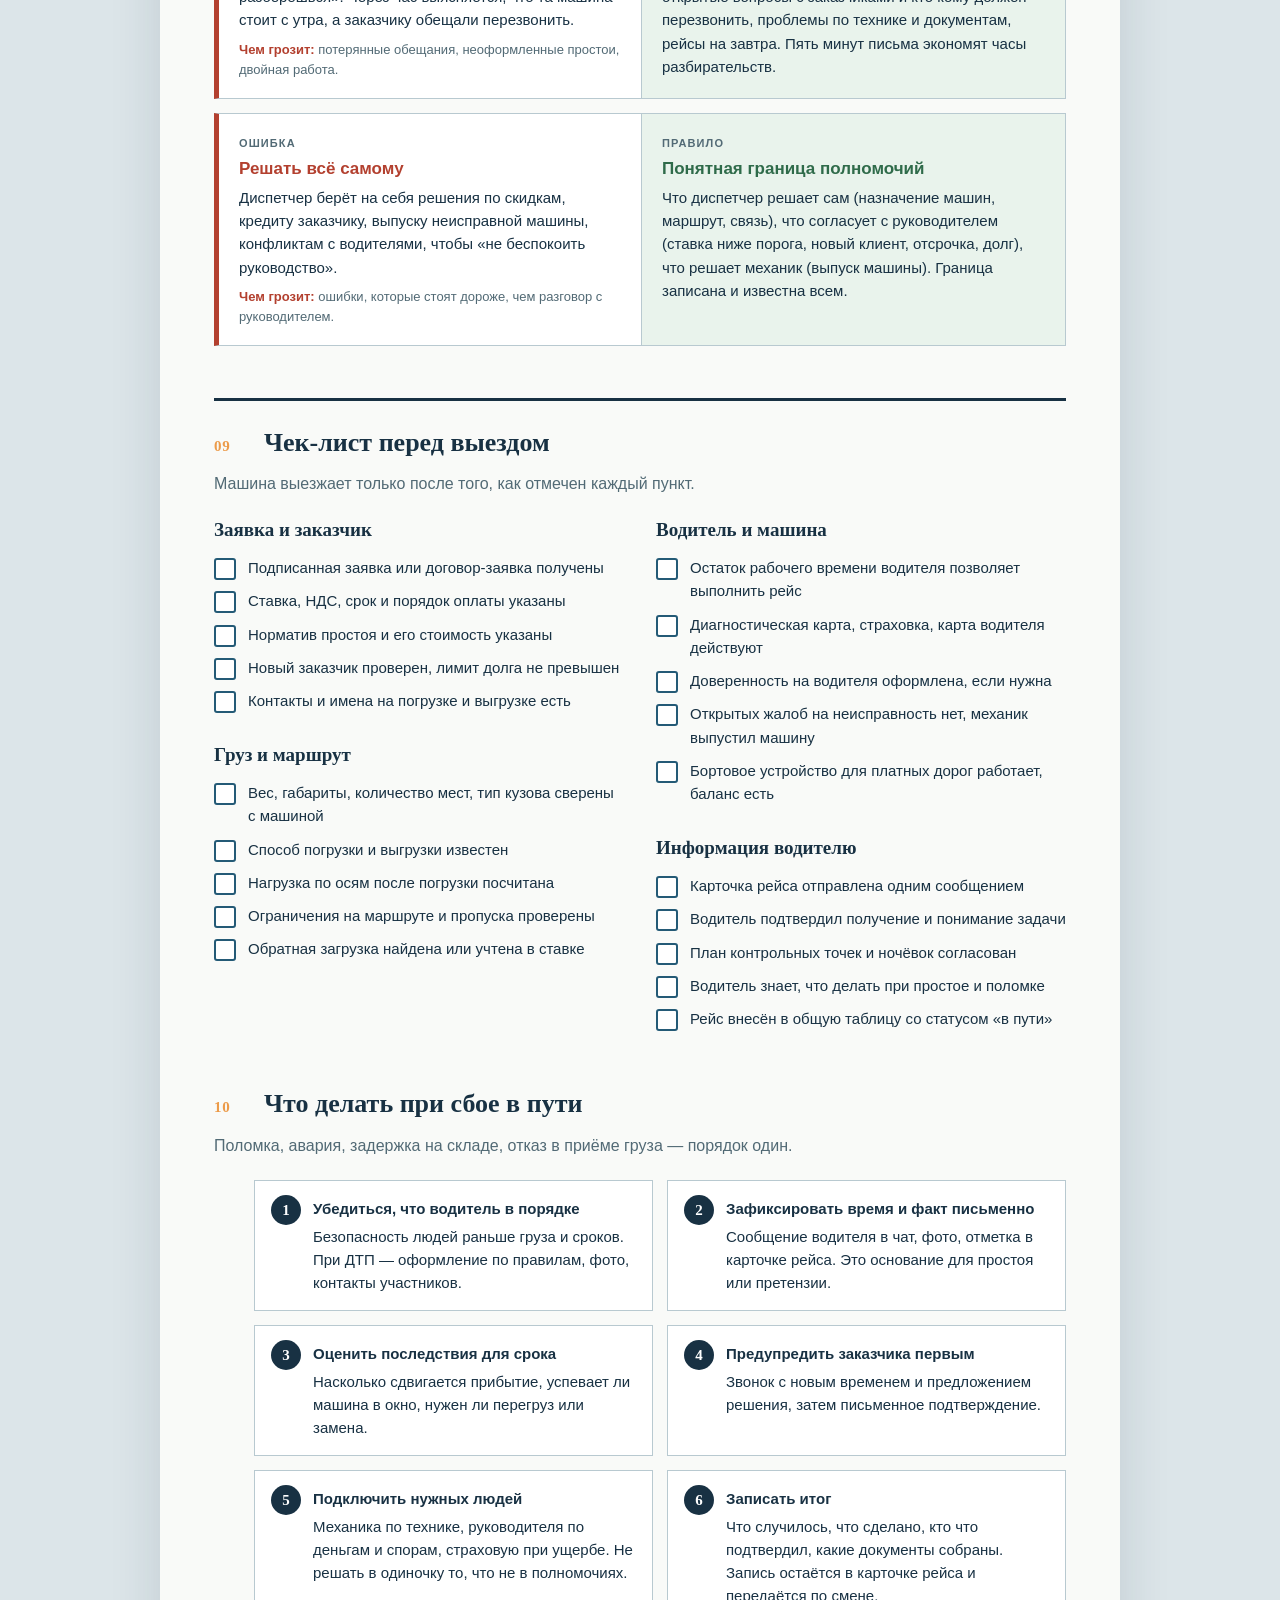
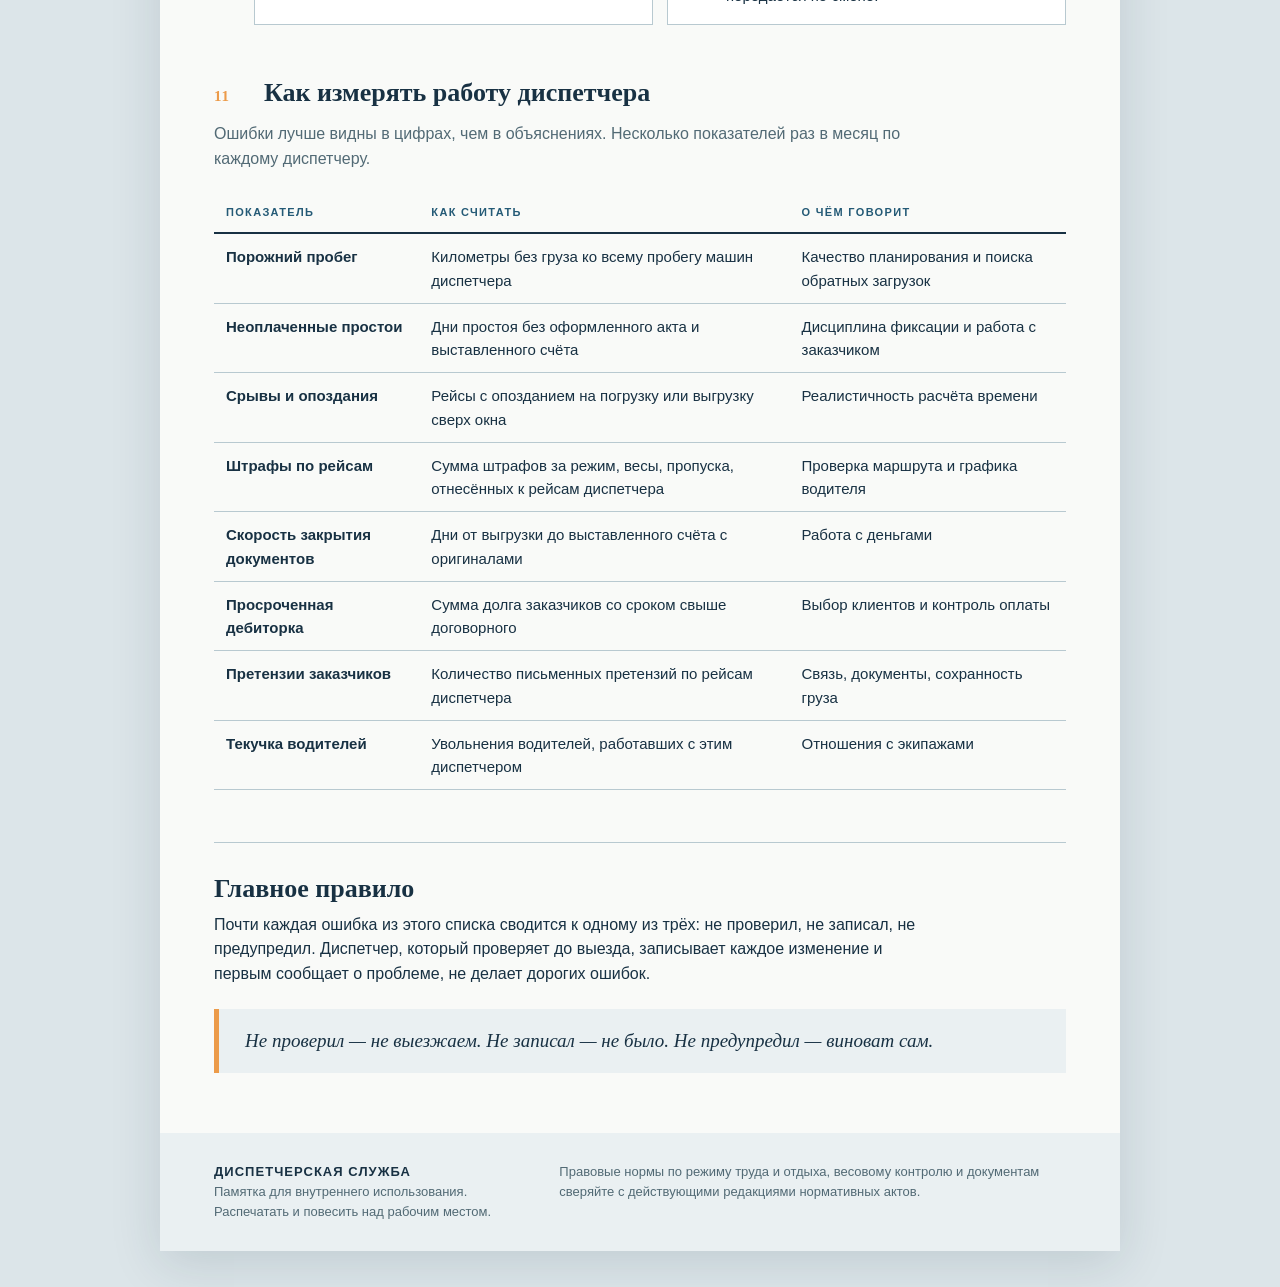
<file: dispatcher-errors/index.html>
<!doctype html>
<html lang="ru">
<head>
  <meta charset="utf-8">
  <meta name="viewport" content="width=device-width, initial-scale=1">
  <meta name="robots" content="noindex">
  <title>Ошибки диспетчеров — памятка для диспетчерской службы грузоперевозок</title>
  <meta name="description" content="Типичные ошибки диспетчеров автоперевозок: планирование, документы, контроль в пути, связь с заказчиком, деньги, безопасность груза. Что делать вместо этого и чек-листы.">
  <style>
    :root{
      --ink:#183143;--blue:#245a76;--mist:#eaf0f2;--paper:#f9faf8;--line:#b8c9d0;--signal:#ec9b4a;
      --red:#b3402f;--red-soft:#fbeeea;--green:#2f6b4a;--green-soft:#e9f3ec;--muted:#526a75;
    }
    *{box-sizing:border-box}
    html{background:#dce5e9;scroll-behavior:smooth}
    body{margin:0;color:var(--ink);font:16px/1.55 Arial,Helvetica,sans-serif}
    .sheet{max-width:960px;margin:36px auto;background:var(--paper);box-shadow:0 12px 48px #18314324;overflow:hidden}
    header{padding:36px 54px 30px;background:var(--ink);color:#fff;display:flex;justify-content:space-between;gap:20px;align-items:start}
    .eyebrow{font:700 11px/1.4 Arial,sans-serif;letter-spacing:.17em;text-transform:uppercase;color:#9bbbc9}
    .date{font-size:13px;color:#c5d4da;text-align:right}
    main{padding:50px 54px 60px}
    .route{display:flex;align-items:center;gap:12px;font-size:12px;letter-spacing:.14em;text-transform:uppercase;color:var(--blue);font-weight:700}
    .route:before{content:"";width:28px;height:28px;border:3px solid var(--signal);border-radius:50%;flex:none}
    .route:after{content:"";flex:1;border-top:1px solid var(--line)}
    h1{font:700 clamp(36px,6vw,62px)/1.04 Georgia,serif;letter-spacing:-.04em;max-width:780px;margin:35px 0 28px}
    h2{font:700 26px/1.2 Georgia,serif;margin:0 0 8px}
    h3{font:700 17px/1.3 Arial,sans-serif;margin:0 0 6px}
    .lead{font-size:20px;line-height:1.45;max-width:720px;margin:0 0 28px}
    .lead strong{color:var(--blue)}
    .where{display:grid;grid-template-columns:repeat(4,1fr);border-top:3px solid var(--ink);border-bottom:1px solid var(--ink);margin:0 0 50px}
    .where div{padding:20px 18px 22px 0}
    .where div+div{border-left:1px solid var(--line);padding-left:20px}
    .where label{display:block;text-transform:uppercase;letter-spacing:.12em;font-size:11px;font-weight:700;color:var(--blue)}
    .where b{display:block;font:700 30px/1.1 Georgia,serif;letter-spacing:-.03em;margin:8px 0 4px}
    .where small{font-size:13px;color:var(--muted)}

    nav.toc{margin:0 0 50px;padding:22px 26px;background:var(--mist);font-size:15px}
    nav.toc b{display:block;font-size:11px;letter-spacing:.14em;text-transform:uppercase;color:var(--blue);margin-bottom:10px}
    nav.toc ol{margin:0;padding-left:22px;columns:2;column-gap:40px}
    nav.toc li{margin:0 0 6px;break-inside:avoid}
    nav.toc a{color:var(--ink);text-decoration:none;border-bottom:1px solid var(--line)}
    nav.toc a:hover{color:var(--blue);border-color:var(--blue)}

    section{margin:0 0 52px}
    .sect-head{display:flex;align-items:baseline;gap:16px;margin:0 0 6px}
    .num{font:700 15px/1 Georgia,serif;color:var(--signal);letter-spacing:.05em;flex:none;min-width:34px}
    .why{color:var(--muted);margin:0 0 22px;max-width:720px}

    .err{display:grid;grid-template-columns:1fr 1fr;border:1px solid var(--line);border-left:5px solid var(--red);margin:0 0 14px;background:#fff}
    .err>div{padding:16px 20px 18px}
    .err .bad{border-right:1px solid var(--line)}
    .err .bad h3{color:var(--red)}
    .err .good{background:var(--green-soft)}
    .err .good h3{color:var(--green)}
    .err p{margin:0 0 8px;font-size:15px}
    .err p:last-child{margin:0}
    .err .cost{font-size:13px;color:var(--muted)}
    .err .cost:before{content:"Чем грозит: ";font-weight:700;color:var(--red)}
    .tag{display:inline-block;font-size:11px;letter-spacing:.1em;text-transform:uppercase;font-weight:700;color:var(--muted);margin-bottom:6px}

    .check{border-top:3px solid var(--ink);padding-top:26px;margin:0 0 48px}
    .check .cols{display:grid;grid-template-columns:1fr 1fr;gap:32px}
    .check ul{list-style:none;margin:0;padding:0}
    .check li{position:relative;padding:0 0 10px 34px;font-size:15px}
    .check li:before{content:"";position:absolute;left:0;top:2px;width:18px;height:18px;border:2px solid var(--blue);border-radius:3px;background:#fff}
    .check h3{margin:0 0 14px;font:700 19px/1.2 Georgia,serif}

    .proto{counter-reset:step;display:grid;grid-template-columns:1fr 1fr;gap:14px;margin:0}
    .proto li{list-style:none;position:relative;padding:16px 18px 16px 58px;background:#fff;border:1px solid var(--line);font-size:15px}
    .proto li:before{counter-increment:step;content:counter(step);position:absolute;left:16px;top:14px;width:30px;height:30px;border-radius:50%;background:var(--ink);color:#fff;font:700 15px/30px Georgia,serif;text-align:center}
    .proto b{display:block;margin-bottom:4px}

    .metrics{width:100%;border-collapse:collapse;font-size:15px;margin:0}
    .metrics th,.metrics td{text-align:left;padding:11px 12px;border-bottom:1px solid var(--line);vertical-align:top}
    .metrics th{font-size:11px;letter-spacing:.12em;text-transform:uppercase;color:var(--blue);border-bottom:2px solid var(--ink)}
    .metrics td:first-child{font-weight:700}

    .rule{border-top:1px solid var(--line);padding-top:30px}
    .rule p{margin:0 0 14px;max-width:720px}
    .rule blockquote{margin:22px 0 0;padding:18px 26px;border-left:5px solid var(--signal);background:var(--mist);font:italic 19px/1.45 Georgia,serif}

    footer{background:var(--mist);padding:29px 54px;display:flex;justify-content:space-between;gap:25px;font-size:13px}
    .brand{font-weight:700;letter-spacing:.08em;text-transform:uppercase}
    .pending{color:var(--muted)}

    @media(max-width:760px){
      .sheet{margin:0}
      header,main,footer{padding-left:20px;padding-right:20px}
      header{display:block}.date{margin-top:14px}
      .where{grid-template-columns:1fr 1fr}
      .where div:nth-child(3){border-left:0;padding-left:0;border-top:1px solid var(--line)}
      .where div:nth-child(4){border-top:1px solid var(--line)}
      nav.toc ol{columns:1}
      .err{grid-template-columns:1fr}
      .err .bad{border-right:0;border-bottom:1px solid var(--line)}
      .check .cols,.proto{grid-template-columns:1fr}
      footer{display:block}.date{text-align:left}
      .metrics{font-size:14px}.metrics thead{display:none}
      .metrics tr{display:grid;grid-template-columns:1fr 1fr;gap:0 16px;border-bottom:1px solid var(--line);padding:10px 0}
      .metrics td{border:0;padding:0 0 4px}.metrics td:first-child{grid-column:1/-1;font-size:15px}
      .metrics td:nth-child(3){color:var(--muted)}
    }
    @media print{
      html{background:white}.sheet{margin:0;box-shadow:none;max-width:none}
      header,footer,.err .good,.proto li:before,nav.toc{-webkit-print-color-adjust:exact;print-color-adjust:exact}
      .err,.proto li,.check,section{break-inside:avoid}
      nav.toc{display:none}
      a{color:inherit;text-decoration:none}
    }
  </style>
</head>
<body><div class="sheet">
  <header>
    <div>
      <div class="eyebrow">Памятка диспетчерской службы</div>
      <div style="font:700 18px/1.3 Georgia,serif;margin-top:8px">Грузовые перевозки · тягачи и полуприцепы</div>
    </div>
    <div class="date">Редакция от 5 ноября 2026 года<br>Для внутреннего использования</div>
  </header>

  <main>
    <div class="route">Ошибки, которые стоят денег</div>
    <h1>Ошибки диспетчеров и как их не допускать</h1>
    <p class="lead">Диспетчер — это место, где теряются и зарабатываются деньги перевозчика. <strong>Один порожний рейс, один неоформленный простой или один непроверенный заказчик</strong> съедают прибыль недели. Ниже собраны самые частые ошибки, их цена и правило, которое закрывает каждую из них.</p>

    <div class="where">
      <div><label>Порожний пробег</label><b>км в никуда</b><small>машина едет, топливо горит, выручки нет</small></div>
      <div><label>Простой</label><b>дни без оплаты</b><small>тягач стоит, зарплата и лизинг идут</small></div>
      <div><label>Штрафы</label><b>режим, весы, пропуска</b><small>платит перевозчик, а не заказчик</small></div>
      <div><label>Долги</label><b>неоплаченные рейсы</b><small>работа сделана, деньги не пришли</small></div>
    </div>

    <nav class="toc">
      <b>Содержание</b>
      <ol>
        <li><a href="#plan">Планирование рейса и подбор машины</a></li>
        <li><a href="#docs">Заявки, документы, проверка контрагента</a></li>
        <li><a href="#driver">Водитель и режим труда и отдыха</a></li>
        <li><a href="#track">Контроль в пути</a></li>
        <li><a href="#talk">Связь с заказчиком и водителем</a></li>
        <li><a href="#money">Деньги: ставки, простои, счета</a></li>
        <li><a href="#safety">Безопасность груза</a></li>
        <li><a href="#team">Организация работы смены</a></li>
        <li><a href="#checklist">Чек-лист перед выездом</a></li>
        <li><a href="#protocol">Что делать при сбое в пути</a></li>
        <li><a href="#metrics">Как измерять работу диспетчера</a></li>
      </ol>
    </nav>

    <!-- 1 -->
    <section id="plan">
      <div class="sect-head"><span class="num">01</span><h2>Планирование рейса и подбор машины</h2></div>
      <p class="why">Большинство дорогих ошибок закладывается до выезда: не та машина, не тот маршрут, не то время.</p>

      <div class="err">
        <div class="bad"><span class="tag">Ошибка</span><h3>Отправить машину без обратной загрузки</h3>
          <p>Диспетчер берёт рейс «туда», надеясь найти груз «обратно» уже на месте. Машина стоит сутки в чужом регионе или возвращается пустая.</p>
          <p class="cost">до половины пробега рейса без выручки, простой в ожидании груза.</p></div>
        <div class="good"><span class="tag">Правило</span><h3>Обратную загрузку искать до выезда</h3>
          <p>Рейс считается не по ставке «туда», а по кругу: туда, обратно, простой между ними. Если обратного груза нет, ставка «туда» должна покрывать порожний возврат, и это проговаривается с заказчиком заранее.</p></div>
      </div>

      <div class="err">
        <div class="bad"><span class="tag">Ошибка</span><h3>Не сверить груз с машиной</h3>
          <p>Тоннаж, габариты, тип полуприцепа (тент, реф, борт, площадка), способ погрузки (верх, бок, зад), температурный режим, нужны ли коники, ремни, прокладки. Машина приезжает и не может загрузиться.</p>
          <p class="cost">холостой прогон на погрузку, срыв рейса, испорченные отношения с заказчиком.</p></div>
        <div class="good"><span class="tag">Правило</span><h3>Семь вопросов по грузу в каждой заявке</h3>
          <p>Что везём, вес, габариты, количество мест, тип кузова, способ погрузки и выгрузки, особые требования (температура, крепление, опасный груз). Нет ответа хотя бы на один — машина не назначается.</p></div>
      </div>

      <div class="err">
        <div class="bad"><span class="tag">Ошибка</span><h3>Назвать время прибытия «на глаз»</h3>
          <p>Диспетчер обещает «будем к девяти утра», не посчитав расстояние, режим труда и отдыха водителя, пробки на въезде, очередь на погрузке, весовой контроль по дороге.</p>
          <p class="cost">опоздание, штраф за срыв окна погрузки, потеря слота на складе, машина отстаивает очередь ещё сутки.</p></div>
        <div class="good"><span class="tag">Правило</span><h3>Время считать от режима водителя, не от карты</h3>
          <p>Средняя скорость автопоезда по трассе для расчёта — 55–65 км/ч с учётом остановок. Плюс перерывы, плюс ночной отдых, плюс час запаса на каждые 500 км. Заказчику называть окно, а не минуту.</p></div>
      </div>

      <div class="err">
        <div class="bad"><span class="tag">Ошибка</span><h3>Не учесть ограничения на маршруте</h3>
          <p>Весовой контроль и осевые нагрузки, сезонные ограничения («просушка» дорог весной), запрет въезда грузовиков в города днём, мосты с ограничением массы, участки, где нужен пропуск, платные дороги и «Платон».</p>
          <p class="cost">штраф за перегруз по осям ложится на перевозчика; объезд на 200 км; машина стоит до ночи у границы города.</p></div>
        <div class="good"><span class="tag">Правило</span><h3>Маршрут проверять по трём пунктам</h3>
          <p>Вес по осям после погрузки, пропуска и временные ограничения на всех въездах, платные участки и бортовое устройство. Результат проверки записывать в карточку рейса, чтобы водитель и сменщик его видели.</p></div>
      </div>
    </section>

    <!-- 2 -->
    <section id="docs">
      <div class="sect-head"><span class="num">02</span><h2>Заявки, документы, проверка контрагента</h2></div>
      <p class="why">Пока нет бумаги, нет и рейса. Всё, что согласовано голосом, при споре не существует.</p>

      <div class="err">
        <div class="bad"><span class="tag">Ошибка</span><h3>Отправить машину по устной договорённости</h3>
          <p>«Заявку пришлём позже, вы езжайте». Машина уже на погрузке, а ставка, адреса, время и условия простоя ещё не зафиксированы. Потом заказчик «не помнит» ставку.</p>
          <p class="cost">спор о ставке после рейса, невозможность взыскать простой и доплаты.</p></div>
        <div class="good"><span class="tag">Правило</span><h3>Колёса не крутятся без подписанной заявки</h3>
          <p>До выезда на руках: заявка с печатью или ЭДО, в ней ставка с НДС или без, адреса и время погрузки и выгрузки, норматив простоя и его стоимость, порядок оплаты и сроки. Исключений нет даже для постоянных клиентов.</p></div>
      </div>

      <div class="err">
        <div class="bad"><span class="tag">Ошибка</span><h3>Не проверить заказчика или экспедитора</h3>
          <p>Новая компания, «срочный груз, хорошая ставка». Диспетчер радуется и назначает машину. После рейса оказывается, что фирма зарегистрирована месяц назад, телефонов больше нет.</p>
          <p class="cost">рейс бесплатно; в худшем случае перевозчик втянут в хищение груза.</p></div>
        <div class="good"><span class="tag">Правило</span><h3>Новый контрагент — десять минут проверки</h3>
          <p>ИНН и дата регистрации, сайт и адрес, арбитражные дела, задолженности, отзывы на профильных площадках, совпадает ли подписант с данными о директоре. Договор и заявка только на юрлицо, которое проверили. Первые рейсы с новым заказчиком — с предоплатой или короткой отсрочкой.</p></div>
      </div>

      <div class="err">
        <div class="bad"><span class="tag">Ошибка</span><h3>Ошибки в транспортных документах</h3>
          <p>Неверный грузополучатель в ТН или ТТН, не те реквизиты, нет доверенности на водителя, не проставлены отметки о приёме, количество мест не сверено. Выяснилось на выгрузке или, что хуже, при проверке на дороге.</p>
          <p class="cost">отказ в приёме груза, претензия, задержка оплаты до переделки документов.</p></div>
        <div class="good"><span class="tag">Правило</span><h3>Документы сверяет диспетчер, а не водитель</h3>
          <p>Перед выездом водитель фотографирует все документы и присылает в чат. Диспетчер сверяет их с заявкой: стороны, адреса, груз, количество, подписи. Оригиналы после рейса сдаются по списку, диспетчер отмечает получение.</p></div>
      </div>

      <div class="err">
        <div class="bad"><span class="tag">Ошибка</span><h3>Просроченные документы на машину и водителя</h3>
          <p>Диагностическая карта, ОСАГО, карта водителя для тахографа, медсправка, пропуска — срок вышел, никто не следил. Останавливают на первом же посту.</p>
          <p class="cost">штрафы, снятие машины с линии, срыв рейса.</p></div>
        <div class="good"><span class="tag">Правило</span><h3>Единый календарь сроков</h3>
          <p>Одна таблица: машина, водитель, документ, дата окончания. Напоминание за 30 и за 7 дней. Диспетчер не назначает машину, по которой горит срок.</p></div>
      </div>
    </section>

    <!-- 3 -->
    <section id="driver">
      <div class="sect-head"><span class="num">03</span><h2>Водитель и режим труда и отдыха</h2></div>
      <p class="why">Уставший водитель — это аварии, штрафы по тахографу и поломанная техника. Ответственность за график лежит на диспетчере.</p>

      <div class="err">
        <div class="bad"><span class="tag">Ошибка</span><h3>Ставить рейс «впритык» без учёта отдыха</h3>
          <p>Водитель только что отработал смену, а его просят ехать «ну ещё 300 километров, там же ждут». Или два рейса подряд без нормального межсменного отдыха.</p>
          <p class="cost">штраф за нарушение режима по тахографу, ДТП по вине уснувшего водителя, увольнение хорошего водителя.</p></div>
        <div class="good"><span class="tag">Правило</span><h3>График считать по тахографу, а не по желанию заказчика</h3>
          <p>Общие рамки: не более 9 часов за рулём в сутки (до 10 часов не чаще двух раз в неделю), перерыв не менее 45 минут после 4,5 часов вождения, еженедельный отдых. Диспетчер держит остаток часов каждого водителя перед глазами и не обещает заказчику то, что водитель не может выполнить законно.</p></div>
      </div>

      <div class="err">
        <div class="bad"><span class="tag">Ошибка</span><h3>Отмахнуться от жалобы водителя на технику</h3>
          <p>«Стучит подвеска, тянет в сторону, падает давление» — «доедешь, потом посмотрим». Через 400 км машина встаёт на трассе с грузом.</p>
          <p class="cost">эвакуатор, перегруз на другую машину, срыв сроков, дорогой ремонт вместо дешёвого.</p></div>
        <div class="good"><span class="tag">Правило</span><h3>Любое сообщение о неисправности — запись и решение</h3>
          <p>Диспетчер фиксирует жалобу в карточке машины, сообщает механику и получает ответ: ехать можно или нет. Решение «ехать» принимает механик, а не диспетчер.</p></div>
      </div>

      <div class="err">
        <div class="bad"><span class="tag">Ошибка</span><h3>Не проинструктировать водителя по рейсу</h3>
          <p>Водителю скинули адрес и всё. Он не знает контакт на выгрузке, время окна, где въезд для грузовиков, можно ли ночевать на территории, кто принимает документы.</p>
          <p class="cost">часы на поиск въезда и ответственных, звонки диспетчеру по каждой мелочи, опоздания.</p></div>
        <div class="good"><span class="tag">Правило</span><h3>Карточка рейса водителю в одном сообщении</h3>
          <p>Адреса с координатами, контакты и имена на погрузке и выгрузке, время окон, что везём, особенности, план ночёвок, что делать при проблеме и кому звонить. Шаблон один для всех рейсов.</p></div>
      </div>
    </section>

    <!-- 4 -->
    <section id="track">
      <div class="sect-head"><span class="num">04</span><h2>Контроль в пути</h2></div>
      <p class="why">Диспетчер должен узнавать о проблеме первым, а не от заказчика.</p>

      <div class="err">
        <div class="bad"><span class="tag">Ошибка</span><h3>Потерять машину из виду</h3>
          <p>Машина выехала, диспетчер переключился на другие дела. О том, что водитель стоит шесть часов на погрузке или свернул не туда, узнаёт из звонка заказчика «где ваша машина?».</p>
          <p class="cost">неоформленный простой, который потом не взыскать; срыв сроков, о котором заказчика не предупредили.</p></div>
        <div class="good"><span class="tag">Правило</span><h3>Контрольные точки по каждому рейсу</h3>
          <p>Прибыл на погрузку, загрузился и выехал, ночёвка, прибыл на выгрузку, выгрузился. На каждой точке водитель пишет в чат, диспетчер сверяет с мониторингом. Если точка не отмечена вовремя — диспетчер звонит сам, а не ждёт.</p></div>
      </div>

      <div class="err">
        <div class="bad"><span class="tag">Ошибка</span><h3>Простой не оформлен письменно</h3>
          <p>Машина простояла полтора дня на выгрузке. Все «знают», заказчик «обещал оплатить». В конце месяца в акте простоя нет, оплаты тоже.</p>
          <p class="cost">каждый неоформленный день простоя — это минус оплачиваемый день машины.</p></div>
        <div class="good"><span class="tag">Правило</span><h3>Простой фиксируется в момент начала</h3>
          <p>Как только истёк норматив по заявке: уведомление заказчику письменно (почта, ЭДО, мессенджер, где ведётся переписка), водитель берёт отметку о времени прибытия и убытия в ТН или акт простоя с подписью и печатью склада. Фото документов в чат. Без этого простой считается подарком.</p></div>
      </div>

      <div class="err">
        <div class="bad"><span class="tag">Ошибка</span><h3>Менять задачу водителю голосом</h3>
          <p>По телефону: «вези не туда, а на другой склад, там примут». Водитель не расслышал, привёз не туда, или привёз туда, а заказчик говорит, что такого не говорил.</p>
          <p class="cost">лишние километры, спор о том, кто виноват, недоказуемая переадресация.</p></div>
        <div class="good"><span class="tag">Правило</span><h3>Любое изменение — текстом, и водителю, и заказчику</h3>
          <p>Переадресация, дополнительная точка, новое время — только после письменного подтверждения заказчика с новой ставкой, если она меняется. Водителю задача дублируется сообщением.</p></div>
      </div>
    </section>

    <!-- 5 -->
    <section id="talk">
      <div class="sect-head"><span class="num">05</span><h2>Связь с заказчиком и водителем</h2></div>
      <p class="why">Заказчик простит опоздание, о котором предупредили. Не простит молчание.</p>

      <div class="err">
        <div class="bad"><span class="tag">Ошибка</span><h3>Молчать о проблеме, надеясь «успеть»</h3>
          <p>Машина опаздывает на три часа, диспетчер это видит, но заказчику не звонит: «а вдруг нагоним». Заказчик узнаёт в момент, когда склад уже закрылся.</p>
          <p class="cost">потеря доверия и постоянного клиента; штраф за срыв окна, которого можно было избежать переносом.</p></div>
        <div class="good"><span class="tag">Правило</span><h3>Плохую новость сообщать первым и с решением</h3>
          <p>Как только опоздание стало вероятным: позвонить, назвать новое время и предложить вариант (перенос окна, выгрузка на следующее утро, другая машина). Затем продублировать письменно.</p></div>
      </div>

      <div class="err">
        <div class="bad"><span class="tag">Ошибка</span><h3>Обещать то, что не проверено</h3>
          <p>«Да, машина свободна, да, успеем, да, реф держит минус двадцать» — не глядя в график и карточку машины. Потом приходится отзывать обещание.</p>
          <p class="cost">репутация ненадёжного перевозчика, срочный поиск замены по невыгодной ставке.</p></div>
        <div class="good"><span class="tag">Правило</span><h3>«Уточню и перезвоню через десять минут»</h3>
          <p>Это нормальный ответ. Ненормальный — «да», которое через час превращается в «нет». Перезвонить в обещанное время обязательно, даже если ответа ещё нет.</p></div>
      </div>

      <div class="err">
        <div class="bad"><span class="tag">Ошибка</span><h3>Грубость и давление на водителя</h3>
          <p>Диспетчер срывается на водителе за чужие ошибки, требует ехать без отдыха, не слышит возражений. Водитель перестаёт сообщать о проблемах и при первой возможности уходит к другому перевозчику.</p>
          <p class="cost">текучка водителей дороже любого простоя: поиск, обучение, простой машины без экипажа.</p></div>
        <div class="good"><span class="tag">Правило</span><h3>Водитель — глаза диспетчера на трассе</h3>
          <p>Спокойный тон, конкретные задачи, благодарность за своевременные сообщения. Спорные вопросы по оплате и графику решаются с руководителем, а не криком в трубку.</p></div>
      </div>
    </section>

    <!-- 6 -->
    <section id="money">
      <div class="sect-head"><span class="num">06</span><h2>Деньги: ставки, простои, счета</h2></div>
      <p class="why">Перевозка закончилась, когда деньги пришли на счёт, а не когда выгрузили.</p>

      <div class="err">
        <div class="bad"><span class="tag">Ошибка</span><h3>Ставка без учёта всего круга</h3>
          <p>Согласована ставка «туда», а в ней не учтены порожний возврат, платные дороги, вторая точка выгрузки, ожидание, ночёвка на платной стоянке.</p>
          <p class="cost">рейс выглядит выгодным по звонку и убыточным по факту.</p></div>
        <div class="good"><span class="tag">Правило</span><h3>Считать рейс по себестоимости до согласия</h3>
          <p>Топливо на весь круг с учётом загрузки, зарплата водителя, платные дороги, суточные, амортизация и лизинг за дни рейса, доля постоянных расходов. Если ставка ниже — отказ или торг, но не «потом как-нибудь отобьём».</p></div>
      </div>

      <div class="err">
        <div class="bad"><span class="tag">Ошибка</span><h3>Документы на оплату сданы с опозданием</h3>
          <p>Оригиналы ТН с отметками лежат у водителя в кабине две недели. Счёт выставлен позже, отсрочка пошла позже, деньги пришли через два месяца.</p>
          <p class="cost">кассовый разрыв: лизинг и зарплату нужно платить сейчас.</p></div>
        <div class="good"><span class="tag">Правило</span><h3>Закрывающие документы — в течение трёх дней после выгрузки</h3>
          <p>Диспетчер ведёт список незакрытых рейсов и каждый день отмечает: оригиналы получены, счёт и акт выставлены, дата оплаты по договору. Срок прошёл — напоминание заказчику в тот же день.</p></div>
      </div>

      <div class="err">
        <div class="bad"><span class="tag">Ошибка</span><h3>Отдать машину в долг должнику</h3>
          <p>Заказчик не оплатил два прошлых рейса, но просит третий. Диспетчер даёт машину, чтобы «не портить отношения».</p>
          <p class="cost">долг растёт, рычагов воздействия всё меньше.</p></div>
        <div class="good"><span class="tag">Правило</span><h3>Лимит долга на каждого заказчика</h3>
          <p>Для каждого клиента есть предел задолженности и срок просрочки, после которых новые рейсы только по предоплате. Решение об исключении принимает руководитель, а не диспетчер.</p></div>
      </div>
    </section>

    <!-- 7 -->
    <section id="safety">
      <div class="sect-head"><span class="num">07</span><h2>Безопасность груза</h2></div>
      <p class="why">Хищение груза — редкая, но самая дорогая ошибка. Почти всегда она начинается с спешки диспетчера.</p>

      <div class="err">
        <div class="bad"><span class="tag">Ошибка</span><h3>Передать груз привлечённому перевозчику без проверки</h3>
          <p>Своих машин не хватило, диспетчер нашёл «перевозчика» на бирже за час. Телефон с объявления, документы на машину — фото в мессенджере, водитель приехал на другой машине. Груз уехал и не приехал.</p>
          <p class="cost">стоимость груза целиком, суды, потеря клиента.</p></div>
        <div class="good"><span class="tag">Правило</span><h3>Чужая машина проверяется строже своей</h3>
          <p>Договор и заявка на перевозчика, проверка юрлица и его истории на бирже, звонок по телефону из открытых источников, а не из переписки, сверка водителя и машины на погрузке с заявкой (паспорт, права, СТС, номера), фото всех документов. Любое расхождение — машина не грузится.</p></div>
      </div>

      <div class="err">
        <div class="bad"><span class="tag">Ошибка</span><h3>Пломбы, количество мест и состояние груза не проверены при погрузке</h3>
          <p>Водитель подписал ТН «не глядя». На выгрузке недостача или бой, претензия к перевозчику.</p>
          <p class="cost">возмещение ущерба из своего кармана.</p></div>
        <div class="good"><span class="tag">Правило</span><h3>Фото до закрытия ворот и номера пломб в чат</h3>
          <p>Водитель считает места, фотографирует груз, крепление и пломбы, сверяет с ТН и только потом подписывает. Расхождение фиксируется в документе до выезда. Диспетчер напоминает об этом на каждой погрузке.</p></div>
      </div>
    </section>

    <!-- 8 -->
    <section id="team">
      <div class="sect-head"><span class="num">08</span><h2>Организация работы смены</h2></div>
      <p class="why">Хороший диспетчер, у которого всё в голове, — это риск. Когда он болеет, предприятие стоит.</p>

      <div class="err">
        <div class="bad"><span class="tag">Ошибка</span><h3>Вся информация в голове и в личном телефоне</h3>
          <p>Договорённости по ставкам в личных чатах, контакты в телефоне, график на бумажке. Сменщик не знает, что происходит, руководитель не видит картины.</p>
          <p class="cost">хаос при любой подмене, зависимость предприятия от одного человека.</p></div>
        <div class="good"><span class="tag">Правило</span><h3>Одна таблица рейсов на всех</h3>
          <p>Машина, водитель, заказчик, маршрут, ставка, статус, документы, оплата. Доступ у всех диспетчеров и руководителя. Рабочие чаты с заказчиками и водителями ведутся с корпоративных номеров, а не с личных.</p></div>
      </div>

      <div class="err">
        <div class="bad"><span class="tag">Ошибка</span><h3>Смена передаётся «на словах»</h3>
          <p>«Там всё нормально, одна машина на выгрузке, разберёшься». Через час выясняется, что та машина стоит с утра, а заказчику обещали перезвонить.</p>
          <p class="cost">потерянные обещания, неоформленные простои, двойная работа.</p></div>
        <div class="good"><span class="tag">Правило</span><h3>Письменная передача смены</h3>
          <p>Короткий список: каждая машина в пути и её статус, открытые вопросы с заказчиками и кто кому должен перезвонить, проблемы по технике и документам, рейсы на завтра. Пять минут письма экономят часы разбирательств.</p></div>
      </div>

      <div class="err">
        <div class="bad"><span class="tag">Ошибка</span><h3>Решать всё самому</h3>
          <p>Диспетчер берёт на себя решения по скидкам, кредиту заказчику, выпуску неисправной машины, конфликтам с водителями, чтобы «не беспокоить руководство».</p>
          <p class="cost">ошибки, которые стоят дороже, чем разговор с руководителем.</p></div>
        <div class="good"><span class="tag">Правило</span><h3>Понятная граница полномочий</h3>
          <p>Что диспетчер решает сам (назначение машин, маршрут, связь), что согласует с руководителем (ставка ниже порога, новый клиент, отсрочка, долг), что решает механик (выпуск машины). Граница записана и известна всем.</p></div>
      </div>
    </section>

    <!-- checklist -->
    <section id="checklist" class="check">
      <div class="sect-head"><span class="num">09</span><h2>Чек-лист перед выездом</h2></div>
      <p class="why">Машина выезжает только после того, как отмечен каждый пункт.</p>
      <div class="cols">
        <div>
          <h3>Заявка и заказчик</h3>
          <ul>
            <li>Подписанная заявка или договор-заявка получены</li>
            <li>Ставка, НДС, срок и порядок оплаты указаны</li>
            <li>Норматив простоя и его стоимость указаны</li>
            <li>Новый заказчик проверен, лимит долга не превышен</li>
            <li>Контакты и имена на погрузке и выгрузке есть</li>
          </ul>
          <h3 style="margin-top:22px">Груз и маршрут</h3>
          <ul>
            <li>Вес, габариты, количество мест, тип кузова сверены с машиной</li>
            <li>Способ погрузки и выгрузки известен</li>
            <li>Нагрузка по осям после погрузки посчитана</li>
            <li>Ограничения на маршруте и пропуска проверены</li>
            <li>Обратная загрузка найдена или учтена в ставке</li>
          </ul>
        </div>
        <div>
          <h3>Водитель и машина</h3>
          <ul>
            <li>Остаток рабочего времени водителя позволяет выполнить рейс</li>
            <li>Диагностическая карта, страховка, карта водителя действуют</li>
            <li>Доверенность на водителя оформлена, если нужна</li>
            <li>Открытых жалоб на неисправность нет, механик выпустил машину</li>
            <li>Бортовое устройство для платных дорог работает, баланс есть</li>
          </ul>
          <h3 style="margin-top:22px">Информация водителю</h3>
          <ul>
            <li>Карточка рейса отправлена одним сообщением</li>
            <li>Водитель подтвердил получение и понимание задачи</li>
            <li>План контрольных точек и ночёвок согласован</li>
            <li>Водитель знает, что делать при простое и поломке</li>
            <li>Рейс внесён в общую таблицу со статусом «в пути»</li>
          </ul>
        </div>
      </div>
    </section>

    <!-- protocol -->
    <section id="protocol">
      <div class="sect-head"><span class="num">10</span><h2>Что делать при сбое в пути</h2></div>
      <p class="why">Поломка, авария, задержка на складе, отказ в приёме груза — порядок один.</p>
      <ol class="proto">
        <li><b>Убедиться, что водитель в порядке</b>Безопасность людей раньше груза и сроков. При ДТП — оформление по правилам, фото, контакты участников.</li>
        <li><b>Зафиксировать время и факт письменно</b>Сообщение водителя в чат, фото, отметка в карточке рейса. Это основание для простоя или претензии.</li>
        <li><b>Оценить последствия для срока</b>Насколько сдвигается прибытие, успевает ли машина в окно, нужен ли перегруз или замена.</li>
        <li><b>Предупредить заказчика первым</b>Звонок с новым временем и предложением решения, затем письменное подтверждение.</li>
        <li><b>Подключить нужных людей</b>Механика по технике, руководителя по деньгам и спорам, страховую при ущербе. Не решать в одиночку то, что не в полномочиях.</li>
        <li><b>Записать итог</b>Что случилось, что сделано, кто что подтвердил, какие документы собраны. Запись остаётся в карточке рейса и передаётся по смене.</li>
      </ol>
    </section>

    <!-- metrics -->
    <section id="metrics">
      <div class="sect-head"><span class="num">11</span><h2>Как измерять работу диспетчера</h2></div>
      <p class="why">Ошибки лучше видны в цифрах, чем в объяснениях. Несколько показателей раз в месяц по каждому диспетчеру.</p>
      <table class="metrics">
        <thead><tr><th>Показатель</th><th>Как считать</th><th>О чём говорит</th></tr></thead>
        <tbody>
          <tr><td>Порожний пробег</td><td>Километры без груза ко всему пробегу машин диспетчера</td><td>Качество планирования и поиска обратных загрузок</td></tr>
          <tr><td>Неоплаченные простои</td><td>Дни простоя без оформленного акта и выставленного счёта</td><td>Дисциплина фиксации и работа с заказчиком</td></tr>
          <tr><td>Срывы и опоздания</td><td>Рейсы с опозданием на погрузку или выгрузку сверх окна</td><td>Реалистичность расчёта времени</td></tr>
          <tr><td>Штрафы по рейсам</td><td>Сумма штрафов за режим, весы, пропуска, отнесённых к рейсам диспетчера</td><td>Проверка маршрута и графика водителя</td></tr>
          <tr><td>Скорость закрытия документов</td><td>Дни от выгрузки до выставленного счёта с оригиналами</td><td>Работа с деньгами</td></tr>
          <tr><td>Просроченная дебиторка</td><td>Сумма долга заказчиков со сроком свыше договорного</td><td>Выбор клиентов и контроль оплаты</td></tr>
          <tr><td>Претензии заказчиков</td><td>Количество письменных претензий по рейсам диспетчера</td><td>Связь, документы, сохранность груза</td></tr>
          <tr><td>Текучка водителей</td><td>Увольнения водителей, работавших с этим диспетчером</td><td>Отношения с экипажами</td></tr>
        </tbody>
      </table>
    </section>

    <div class="rule">
      <h2>Главное правило</h2>
      <p>Почти каждая ошибка из этого списка сводится к одному из трёх: не проверил, не записал, не предупредил. Диспетчер, который проверяет до выезда, записывает каждое изменение и первым сообщает о проблеме, не делает дорогих ошибок.</p>
      <blockquote>Не проверил — не выезжаем. Не записал — не было. Не предупредил — виноват сам.</blockquote>
    </div>
  </main>

  <footer>
    <div><span class="brand">Диспетчерская служба</span><br><span class="pending">Памятка для внутреннего использования. Распечатать и повесить над рабочим местом.</span></div>
    <div class="pending">Правовые нормы по режиму труда и отдыха, весовому контролю и документам сверяйте с действующими редакциями нормативных актов.</div>
  </footer>
</div></body>
</html>
</file>
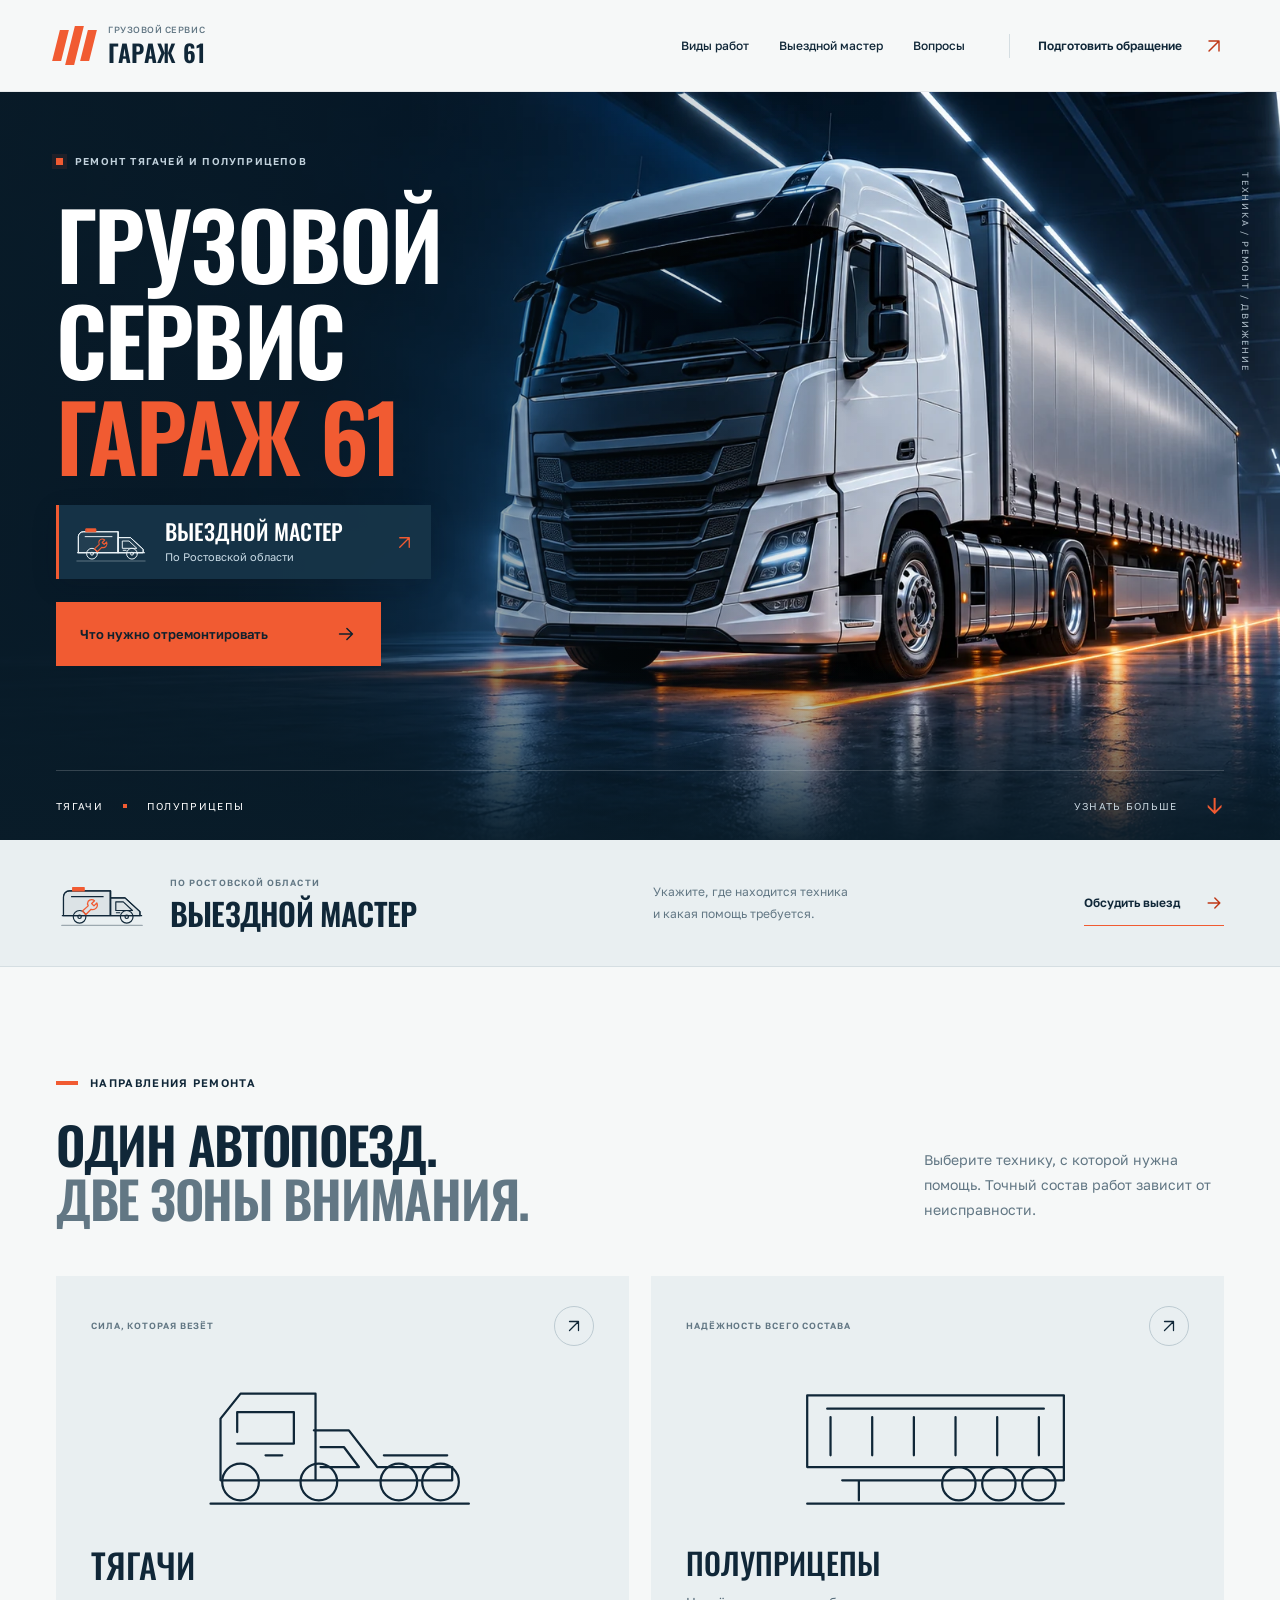
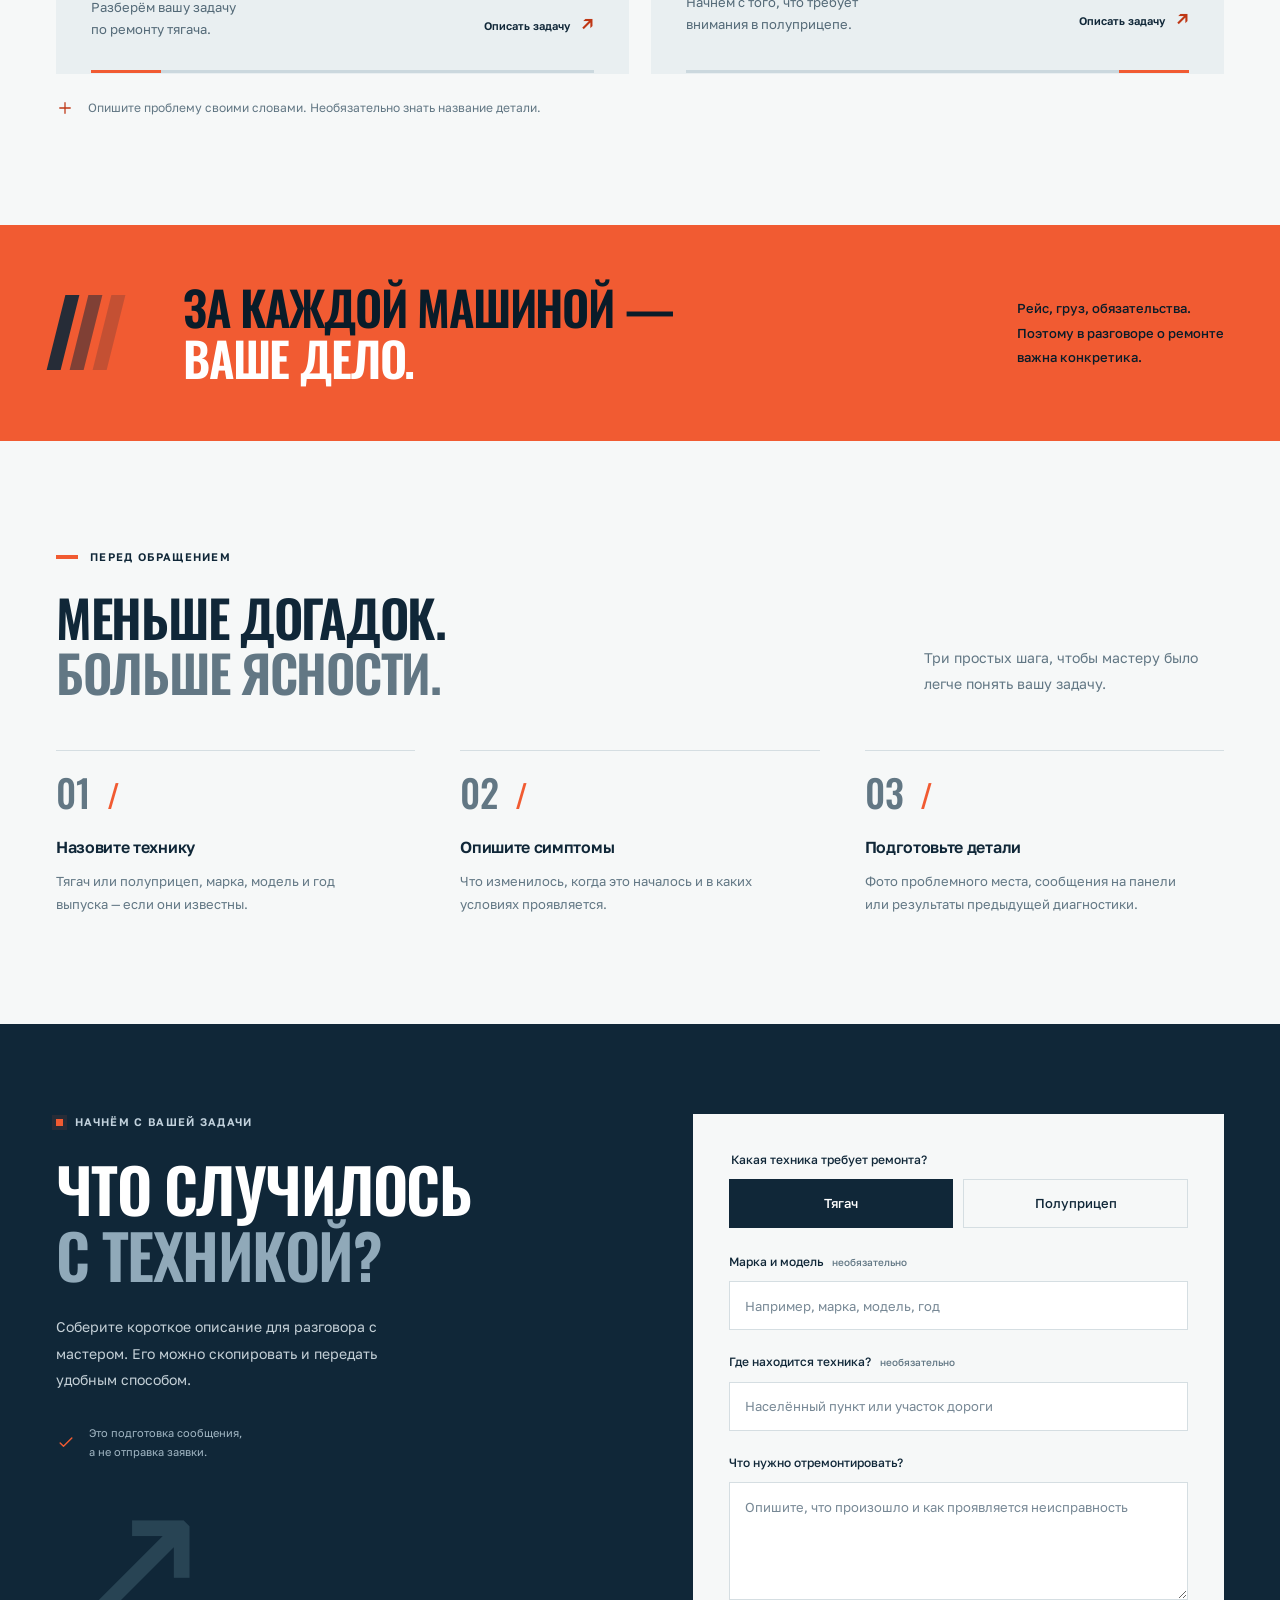
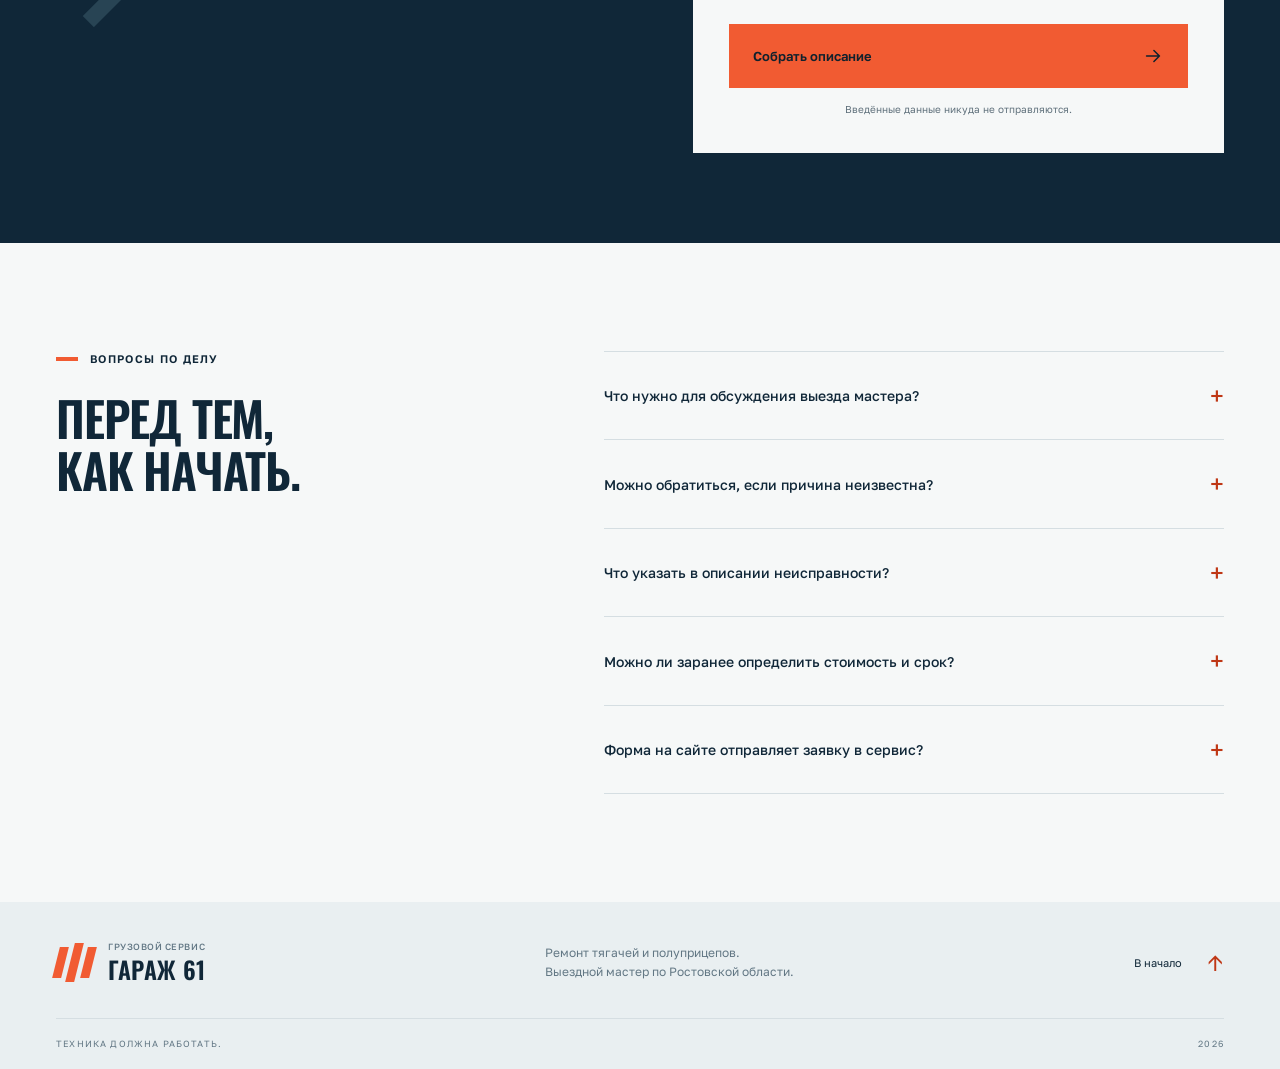
<file: truck-service/index.html>
<!doctype html>
<html lang="ru">
<head>
  <meta charset="utf-8">
  <meta name="viewport" content="width=device-width, initial-scale=1">
  <meta name="theme-color" content="#102738">
  <meta name="description" content="Грузовой сервис «Гараж 61» — ремонт тягачей и полуприцепов. Выездной мастер по Ростовской области.">
  <meta property="og:type" content="website">
  <meta property="og:title" content="Грузовой сервис «Гараж 61» — ремонт тягачей и полуприцепов">
  <meta property="og:description" content="Грузовой сервис «Гараж 61». Ремонт тягачей и полуприцепов. Выездной мастер по Ростовской области.">
  <meta property="og:image" content="https://arkahakick21-del.github.io/open-sites/truck-service/assets/truck-hero.webp">
  <title>Грузовой сервис «Гараж 61» — ремонт тягачей и полуприцепов</title>
  <link rel="icon" href="assets/favicon.svg" type="image/svg+xml">
  <link rel="stylesheet" href="assets/fonts.css">
  <link rel="stylesheet" href="style.css">
  <link rel="preload" as="image" href="assets/truck-hero.webp">
  <script src="script.js" defer></script>
</head>
<body>
  <svg class="svg-library" xmlns="http://www.w3.org/2000/svg" aria-hidden="true">
    <symbol id="arrow" viewBox="0 0 24 24"><path d="M5 12h14M13 6l6 6-6 6"/></symbol>
    <symbol id="diagonal" viewBox="0 0 24 24"><path d="M6 18 18 6M6 6h12v12"/></symbol>
    <symbol id="tractor" viewBox="0 0 180 90"><path d="M17 68V31l12-15h45v52m-1-30h21l17 22h45v8H17m10-29V27h34v19H27m50 2h14l9 12H77M39 68h20m26 0h28m22 0h21"/><circle cx="29" cy="69" r="11"/><circle cx="76" cy="69" r="11"/><circle cx="124" cy="69" r="11"/><circle cx="149" cy="69" r="11"/><path d="M115 53h38M44 53h10M11 82h155"/></symbol>
    <symbol id="trailer" viewBox="0 0 180 90"><path d="M12 17h154v43H12zm0 43h154v8H33m10 0v12m51-12h19m22 0h20M24 25h130M26 30v23m25-23v23m25-23v23m25-23v23m25-23v23m25-23v23M12 82h154"/><circle cx="103" cy="70" r="10"/><circle cx="127" cy="70" r="10"/><circle cx="151" cy="70" r="10"/></symbol>
    <symbol id="service-van" viewBox="0 0 160 96"><path d="M13 68V37a10 10 0 0 1 10-10h72v43H13ZM95 39h25l26 24v7H95Z" fill="currentColor" fill-opacity=".06"/><path d="M13 68V37a10 10 0 0 1 10-10h72v43H13M95 39h25l26 24v7H95M11 70h19m23 0h60m22 0h14M104 46h13l16 15h-29ZM27 37h55M94 27v43M105 65h6"/><circle cx="41" cy="72" r="11"/><circle cx="123" cy="72" r="11"/><circle cx="41" cy="72" r="3"/><circle cx="123" cy="72" r="3"/><path d="M29 21h20v6H29Z" fill="#f15b32" stroke="#f15b32"/><path d="M56 45a8 8 0 0 1 11-1l-5 5 4 4 5-5a8 8 0 0 1-10 11l-9 9-6-6 10-9a8 8 0 0 1 0-8Z" stroke="#f15b32" stroke-width="2.3"/><path d="M10 87h140" opacity=".35"/></symbol>
    <symbol id="check" viewBox="0 0 24 24"><path d="m5 12 4 4L19 6"/></symbol>
    <symbol id="plus" viewBox="0 0 24 24"><path d="M5 12h14M12 5v14"/></symbol>
  </svg>
  <a class="skip-link" href="#main">К содержанию</a>
  <header class="header">
    <div class="header-inner wrap">
      <a href="#" class="brand" aria-label="Грузовой сервис «Гараж 61» — в начало">
        <span class="brand-mark" aria-hidden="true"><i></i><i></i><i></i></span>
        <span class="brand-text"><span class="brand-kind">ГРУЗОВОЙ СЕРВИС</span><span class="brand-name">ГАРАЖ 61</span></span>
      </a>
      <nav class="desktop-nav" aria-label="Основная навигация">
        <a href="#work">Виды работ</a>
        <a href="#field-service">Выездной мастер</a>
        <a href="#questions">Вопросы</a>
      </nav>
      <a class="header-action" href="#request">Подготовить обращение <svg><use href="#diagonal"/></svg></a>
      <a class="mobile-work-link" href="#work">Виды работ <span>↓</span></a>
      <button class="menu-button" aria-expanded="false" aria-controls="mobile-menu" aria-label="Открыть меню"><span></span><span></span></button>
    </div>
    <nav id="mobile-menu" class="mobile-menu" aria-label="Мобильная навигация" hidden>
      <a href="#work">Виды работ</a><a href="#field-service">Выездной мастер</a><a href="#questions">Вопросы</a><a href="#request">Подготовить обращение <span>↗</span></a>
    </nav>
  </header>
  <main id="main">
    <section class="hero" aria-labelledby="hero-title">
      <picture class="hero-picture"><img src="assets/truck-hero.webp" alt="Иллюстрация: тягач с полуприцепом в стальном и тёмно-синем оформлении" width="1659" height="948" fetchpriority="high"></picture>
      <div class="hero-shade"></div>
      <div class="hero-content wrap">
        <p class="eyebrow light"><span class="signal"></span>РЕМОНТ ТЯГАЧЕЙ И ПОЛУПРИЦЕПОВ</p>
        <h1 id="hero-title">ГРУЗОВОЙ<br>СЕРВИС<br><span>ГАРАЖ 61</span></h1>
        <a class="hero-service" href="#field-service"><svg class="service-van" aria-hidden="true"><use href="#service-van"/></svg><span><strong>ВЫЕЗДНОЙ МАСТЕР</strong><span>По Ростовской области</span></span><svg class="service-arrow" aria-hidden="true"><use href="#diagonal"/></svg></a>
        <a class="button orange" href="#work">Что нужно отремонтировать <svg><use href="#arrow"/></svg></a>
      </div>
      <span class="hero-vertical" aria-hidden="true">ТЕХНИКА / РЕМОНТ / ДВИЖЕНИЕ</span>
      <div class="hero-bottom wrap"><span>ТЯГАЧИ <i></i> ПОЛУПРИЦЕПЫ</span><a href="#work">УЗНАТЬ БОЛЬШЕ <span>↓</span></a></div>
    </section>


    <section id="field-service" class="field-service" aria-labelledby="field-title">
      <div class="wrap field-inner">
        <div class="field-title"><svg class="service-van" aria-hidden="true"><use href="#service-van"/></svg><div><p class="eyebrow">ПО РОСТОВСКОЙ ОБЛАСТИ</p><h2 id="field-title">ВЫЕЗДНОЙ МАСТЕР</h2></div></div>
        <p class="field-copy">Укажите, где находится техника<br>и какая помощь требуется.</p>
        <a href="#request" class="field-action">Обсудить выезд <svg><use href="#arrow"/></svg></a>
      </div>
    </section>

    <section id="work" class="work section wrap">
      <div class="section-heading">
        <div><p class="eyebrow"><span class="tiny-bar"></span>НАПРАВЛЕНИЯ РЕМОНТА</p><h2>ОДИН АВТОПОЕЗД.<br><span class="muted">ДВЕ ЗОНЫ ВНИМАНИЯ.</span></h2></div>
        <p class="section-intro">Выберите технику, с которой нужна помощь. Точный состав работ зависит от неисправности.</p>
      </div>
      <div class="direction-grid">
        <a href="#request" class="direction-card" data-type="Тягач">
          <div class="card-top"><span class="card-label">СИЛА, КОТОРАЯ ВЕЗЁТ</span><span class="circle-arrow"><svg><use href="#diagonal"/></svg></span></div>
          <svg class="vehicle" aria-hidden="true"><use href="#tractor"/></svg>
          <div class="card-bottom"><div><h3>ТЯГАЧИ</h3><p>Разберём вашу задачу<br>по ремонту тягача.</p></div><span class="card-link">Описать задачу <span>↗</span></span></div>
          <span class="card-track" aria-hidden="true"></span>
        </a>
        <a href="#request" class="direction-card trailer-card" data-type="Полуприцеп">
          <div class="card-top"><span class="card-label">НАДЁЖНОСТЬ ВСЕГО СОСТАВА</span><span class="circle-arrow"><svg><use href="#diagonal"/></svg></span></div>
          <svg class="vehicle" aria-hidden="true"><use href="#trailer"/></svg>
          <div class="card-bottom"><div><h3>ПОЛУПРИЦЕПЫ</h3><p>Начнём с того, что требует<br>внимания в полуприцепе.</p></div><span class="card-link">Описать задачу <span>↗</span></span></div>
          <span class="card-track" aria-hidden="true"></span>
        </a>
      </div>
      <div class="work-footnote"><svg aria-hidden="true"><use href="#plus"/></svg><p>Опишите проблему своими словами. Необязательно знать название детали.</p></div>
    </section>

    <section class="statement" aria-label="Подход к ремонту">
      <div class="statement-inner wrap">
        <div class="statement-icon" aria-hidden="true"><span></span><span></span><span></span></div>
        <h2>ЗА КАЖДОЙ МАШИНОЙ —<br><span>ВАШЕ ДЕЛО.</span></h2>
        <p>Рейс, груз, обязательства.<br>Поэтому в разговоре о ремонте<br>важна конкретика.</p>
      </div>
    </section>

    <section id="preparation" class="preparation section wrap">
      <div class="section-heading"><div><p class="eyebrow"><span class="tiny-bar"></span>ПЕРЕД ОБРАЩЕНИЕМ</p><h2>МЕНЬШЕ ДОГАДОК.<br><span class="muted">БОЛЬШЕ ЯСНОСТИ.</span></h2></div><p class="section-intro">Три простых шага, чтобы мастеру было легче понять вашу задачу.</p></div>
      <ol class="steps">
        <li><span class="step-number">01<span> / </span></span><h3>Назовите технику</h3><p>Тягач или полуприцеп, марка, модель и год выпуска — если они известны.</p></li>
        <li><span class="step-number">02<span> / </span></span><h3>Опишите симптомы</h3><p>Что изменилось, когда это началось и в каких условиях проявляется.</p></li>
        <li><span class="step-number">03<span> / </span></span><h3>Подготовьте детали</h3><p>Фото проблемного места, сообщения на панели или результаты предыдущей диагностики.</p></li>
      </ol>
    </section>

    <section id="request" class="request-section">
      <div class="request-inner wrap">
        <div class="request-copy"><p class="eyebrow light"><span class="signal"></span>НАЧНЁМ С ВАШЕЙ ЗАДАЧИ</p><h2>ЧТО СЛУЧИЛОСЬ<br><span>С ТЕХНИКОЙ?</span></h2><p>Соберите короткое описание для разговора с мастером. Его можно скопировать и передать удобным способом.</p><div class="local-note"><svg><use href="#check"/></svg><span>Это подготовка сообщения,<br>а не отправка заявки.</span></div><span class="request-decoration" aria-hidden="true">↗</span></div>
        <div class="request-panel">
          <form id="request-form">
            <fieldset><legend>Какая техника требует ремонта?</legend><div class="type-options"><label><input type="radio" name="type" value="Тягач" checked><span>Тягач</span></label><label><input type="radio" name="type" value="Полуприцеп"><span>Полуприцеп</span></label></div></fieldset>
            <label for="vehicle-model">Марка и модель <span class="optional">необязательно</span></label><input id="vehicle-model" name="model" type="text" maxlength="160" placeholder="Например, марка, модель, год" autocomplete="off">
            <label for="vehicle-location">Где находится техника? <span class="optional">необязательно</span></label><input id="vehicle-location" name="location" type="text" maxlength="200" placeholder="Населённый пункт или участок дороги" autocomplete="off">
            <label for="symptoms">Что нужно отремонтировать?</label><textarea id="symptoms" name="symptoms" rows="4" maxlength="1800" required placeholder="Опишите, что произошло и как проявляется неисправность"></textarea>
            <button class="button orange form-button" type="submit">Собрать описание <svg><use href="#arrow"/></svg></button>
            <p class="form-note">Введённые данные никуда не отправляются.</p>
          </form>
          <div id="request-result" hidden>
            <span class="result-badge"><svg><use href="#check"/></svg>Описание готово</span>
            <h3>ВСЯ ЗАДАЧА —<br>В ОДНОМ СООБЩЕНИИ.</h3>
            <label for="prepared-text">Текст для обращения</label><textarea id="prepared-text" readonly rows="8"></textarea>
            <button type="button" id="copy-request" class="button orange form-button">Скопировать текст <svg><use href="#arrow"/></svg></button>
            <p id="copy-status" class="copy-status" aria-live="polite"></p>
            <button type="button" id="edit-request" class="edit-request">← Изменить описание</button>
          </div>
        </div>
      </div>
    </section>

    <section id="questions" class="questions section wrap">
      <div class="question-heading"><p class="eyebrow"><span class="tiny-bar"></span>ВОПРОСЫ ПО ДЕЛУ</p><h2>ПЕРЕД ТЕМ,<br>КАК НАЧАТЬ.</h2></div>
      <div class="faq-list">
        <details><summary>Что нужно для обсуждения выезда мастера?<span class="faq-plus" aria-hidden="true">+</span></summary><p>Укажите местонахождение техники в Ростовской области, её модель и описание неисправности. Возможность выезда, время и стоимость согласуются с мастером.</p></details>
        <details><summary>Можно обратиться, если причина неизвестна?<span class="faq-plus" aria-hidden="true">+</span></summary><p>Да. Для первого обращения достаточно описать симптомы. Точное название узла или детали знать необязательно.</p></details>
        <details><summary>Что указать в описании неисправности?<span class="faq-plus" aria-hidden="true">+</span></summary><p>Какая техника требует ремонта, что именно изменилось, когда появилась проблема и в каких условиях повторяется. Если есть сообщения на панели или результаты диагностики, подготовьте их отдельно.</p></details>
        <details><summary>Можно ли заранее определить стоимость и срок?<span class="faq-plus" aria-hidden="true">+</span></summary><p>Для точной оценки нужны сведения о неисправности и объёме работ. Фотографии и подробное описание помогут начать обсуждение, но не всегда заменяют осмотр.</p></details>
        <details><summary>Форма на сайте отправляет заявку в сервис?<span class="faq-plus" aria-hidden="true">+</span></summary><p>Нет. Сейчас она помогает подготовить описание: заполните поля, скопируйте готовый текст и передайте его мастеру удобным способом.</p></details>
      </div>
    </section>
  </main>
  <footer class="footer"><div class="wrap footer-inner"><a href="#" class="brand footer-brand" aria-label="Грузовой сервис «Гараж 61» — в начало"><span class="brand-mark" aria-hidden="true"><i></i><i></i><i></i></span><span class="brand-text"><span class="brand-kind">ГРУЗОВОЙ СЕРВИС</span><span class="brand-name">ГАРАЖ 61</span></span></a><p>Ремонт тягачей и полуприцепов.<br>Выездной мастер по Ростовской области.</p><a href="#" class="back-top">В начало <span>↑</span></a></div><div class="wrap footer-bottom"><span>ТЕХНИКА ДОЛЖНА РАБОТАТЬ.</span><span>2026</span></div></footer>
</body>
</html>
</file>
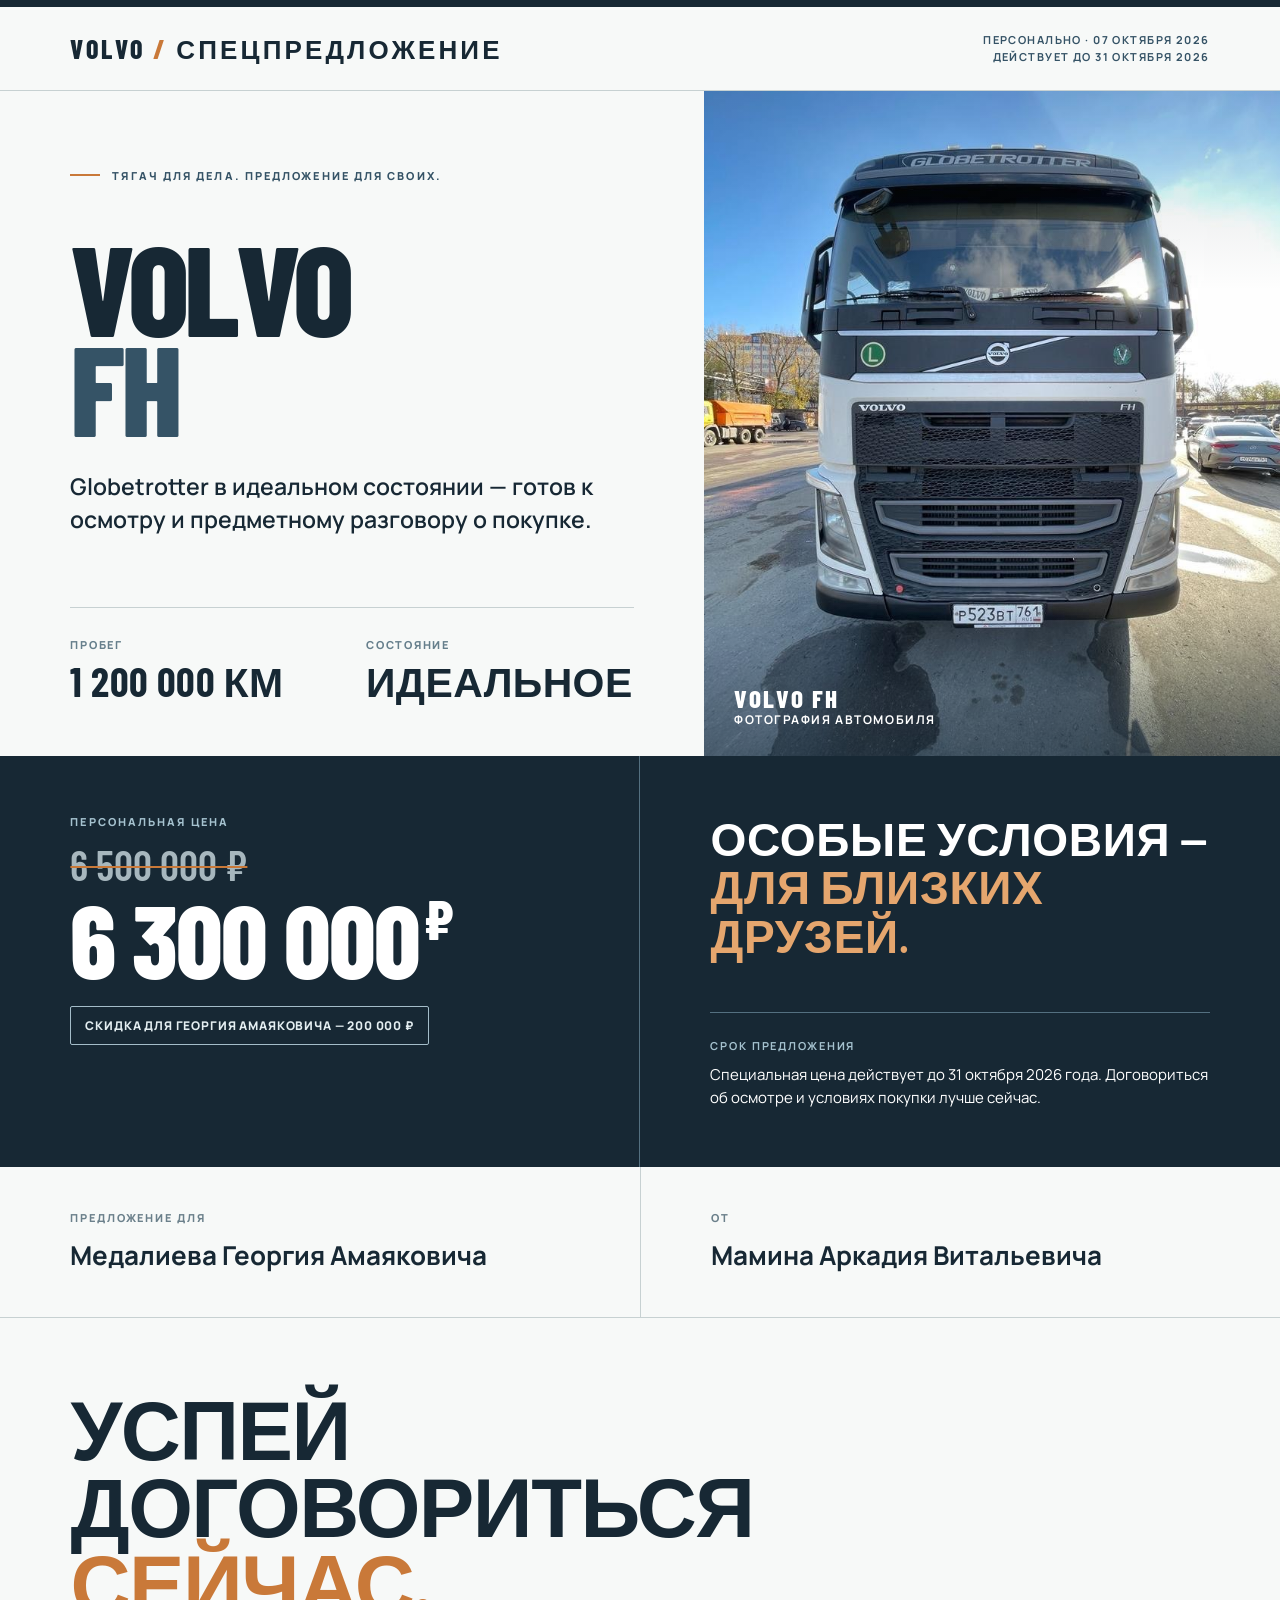
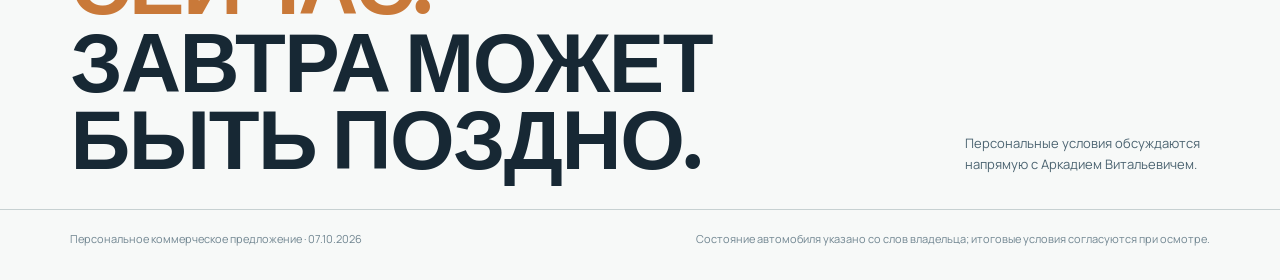
<file: volvo-georgiy-2026/index.html>
<!doctype html>
<html lang="ru">
<head>
  <meta charset="utf-8">
  <meta name="viewport" content="width=device-width, initial-scale=1">
  <meta name="theme-color" content="#172834">
  <meta name="description" content="Персональное предложение на тягач Volvo FH Globetrotter для Георгия Амаяковича Медалиева.">
  <title>Volvo FH — персональное предложение для Георгия Амаяковича</title>
  <link rel="preconnect" href="https://fonts.googleapis.com">
  <link rel="preconnect" href="https://fonts.gstatic.com" crossorigin>
  <link href="https://fonts.googleapis.com/css2?family=Barlow+Condensed:wght@500;600;700;800&family=Manrope:wght@400;500;600;700;800&display=swap" rel="stylesheet">
  <style>
    :root{--ink:#172834;--steel:#355366;--blue:#6e9db4;--paper:#f0f3f2;--white:#fff;--line:#c7d1d2;--orange:#c97939}
    *{box-sizing:border-box}html{scroll-behavior:smooth}body{margin:0;background:var(--paper);color:var(--ink);font-family:Manrope,Arial,sans-serif;-webkit-font-smoothing:antialiased}
    .sheet{max-width:1440px;margin:auto;min-height:100vh;background:#f7f9f8;box-shadow:0 16px 60px #12243012}
    .topline{height:7px;background:var(--ink)}
    .masthead{display:flex;justify-content:space-between;align-items:center;gap:24px;padding:25px clamp(24px,5.5vw,78px);border-bottom:1px solid var(--line)}
    .masthead .brand{font:800 26px/1 'Barlow Condensed',sans-serif;letter-spacing:.12em;text-transform:uppercase}.masthead .brand span{color:var(--orange)}
    .masthead .meta{text-align:right;font:700 11px/1.5 Manrope,Arial,sans-serif;letter-spacing:.13em;text-transform:uppercase;color:var(--steel)}
    .hero{display:grid;grid-template-columns:minmax(0,1.1fr) minmax(360px,.9fr);min-height:665px}
    .copy{padding:clamp(36px,6vw,86px) clamp(24px,5.5vw,78px) 54px;display:flex;flex-direction:column}
    .eyebrow{display:flex;align-items:center;gap:12px;font-size:11px;font-weight:800;letter-spacing:.19em;text-transform:uppercase;color:var(--steel)}.eyebrow:before{content:"";width:30px;height:2px;background:var(--orange)}
    h1{font:800 clamp(76px,10vw,148px)/.78 'Barlow Condensed',Impact,sans-serif;text-transform:uppercase;letter-spacing:-.035em;margin:54px 0 0}h1 span{display:block;color:var(--steel)}
    .hero-sub{max-width:540px;margin:34px 0 0;font-size:clamp(18px,2vw,23px);font-weight:600;line-height:1.42}
    .rule{height:1px;background:var(--line);margin:auto 0 29px}
    .stats{display:grid;grid-template-columns:repeat(2,1fr);gap:28px}.stat small{display:block;font-size:11px;font-weight:800;letter-spacing:.16em;text-transform:uppercase;color:#667f8c;margin-bottom:9px}.stat strong{font:700 clamp(28px,3.2vw,42px)/1 'Barlow Condensed',Impact,sans-serif;letter-spacing:.01em;text-transform:uppercase}
    .photo{position:relative;min-height:665px;overflow:hidden;background:#758590}.photo img{position:absolute;width:100%;height:100%;object-fit:cover;object-position:center 52%;transform:scale(1.01)}.photo:after{content:"";position:absolute;inset:0;background:linear-gradient(180deg,#17283428,transparent 30%,transparent 76%,#17283491)}
    .photo-label{position:absolute;left:30px;bottom:27px;z-index:1;color:white;font:700 12px/1.5 Manrope,Arial,sans-serif;letter-spacing:.13em;text-transform:uppercase}.photo-label b{display:block;font:800 25px/1 'Barlow Condensed',sans-serif;letter-spacing:.08em}
    .offer{display:grid;grid-template-columns:1fr 1fr;background:var(--ink);color:#fff}
    .offer-left,.offer-right{padding:clamp(34px,4.5vw,65px) clamp(24px,5.5vw,78px)}.offer-left{border-right:1px solid #547080}.offer-kicker{font-size:11px;font-weight:800;letter-spacing:.19em;text-transform:uppercase;color:#a5c2cf}.old{font:600 clamp(27px,3.5vw,42px)/1 'Barlow Condensed',sans-serif;color:#a7b7be;text-decoration:line-through;text-decoration-thickness:2px;text-decoration-color:var(--orange);margin-top:14px}.price{font:800 clamp(60px,8vw,113px)/.87 'Barlow Condensed',Impact,sans-serif;letter-spacing:-.02em;margin-top:9px;white-space:nowrap}.price small{font-size:.54em;vertical-align:top;margin-left:5px}.saving{display:inline-block;margin-top:23px;padding:10px 14px;border:1px solid #a4bdc9;border-radius:2px;color:#e4eef1;font-size:12px;font-weight:800;letter-spacing:.07em;text-transform:uppercase}
    .offer-right{display:flex;flex-direction:column;justify-content:space-between;gap:52px}.friend{max-width:560px;font:600 clamp(28px,3.6vw,48px)/1.06 'Barlow Condensed',sans-serif;text-transform:uppercase;letter-spacing:.015em}.friend em{color:#e5a66e;font-style:normal}.deadline{border-top:1px solid #547080;padding-top:24px;font-size:15px;line-height:1.55}.deadline strong{display:block;font-size:11px;letter-spacing:.17em;text-transform:uppercase;color:#a5c2cf;margin-bottom:9px}
    .personal{display:grid;grid-template-columns:1fr 1fr;border-bottom:1px solid var(--line)}.address{padding:43px clamp(24px,5.5vw,78px);min-height:150px}.address+.address{border-left:1px solid var(--line)}.address small{display:block;color:#6b808b;font-size:11px;font-weight:800;letter-spacing:.17em;text-transform:uppercase;margin-bottom:14px}.address strong{font-size:clamp(18px,2.1vw,26px);line-height:1.25}
    .closing{padding:clamp(45px,5.5vw,76px) clamp(24px,5.5vw,78px) 34px;display:flex;justify-content:space-between;align-items:flex-end;gap:40px}.closing h2{font:800 clamp(44px,6.5vw,86px)/.93 'Barlow Condensed',Impact,sans-serif;max-width:800px;text-transform:uppercase;letter-spacing:-.018em;margin:0}.closing h2 span{color:var(--orange)}.closing p{max-width:245px;margin:0;font-size:13px;line-height:1.65;color:#4c6471}
    footer{padding:20px clamp(24px,5.5vw,78px) 32px;display:flex;justify-content:space-between;gap:20px;color:#718691;font-size:11px;line-height:1.55;border-top:1px solid var(--line)}
    @media(max-width:950px){.hero{grid-template-columns:1fr 42%}.copy{padding-top:55px}.hero,.photo{min-height:600px}h1{font-size:clamp(76px,12vw,120px)}.offer{grid-template-columns:1fr 1fr}.price{font-size:clamp(62px,9vw,90px)}}
    @media(max-width:690px){.masthead{padding:19px 22px;display:block}.masthead .brand{font-size:22px}.masthead .meta{font-size:9px;text-align:left;margin-top:10px}.hero{display:flex;flex-direction:column}.copy{min-height:505px;padding:43px 24px 32px}.hero-sub{margin-top:26px}h1{margin-top:43px;font-size:clamp(83px,22vw,130px)}.rule{margin-top:45px}.stats{grid-template-columns:1.12fr .88fr;gap:14px}.stat strong{font-size:clamp(27px,7vw,34px)}.photo{min-height:515px}.photo img{object-position:center 52%}.offer{display:flex;flex-direction:column}.offer-left,.offer-right{padding:34px 24px}.offer-left{border-right:0;border-bottom:1px solid #547080}.offer-right{gap:28px}.personal{grid-template-columns:1fr}.address{padding:28px 24px;min-height:0}.address+.address{border-left:0;border-top:1px solid var(--line)}.closing{padding:48px 24px 30px;display:block}.closing p{margin-top:24px}footer{padding:18px 24px 30px;display:block}footer span{display:block;margin-bottom:8px}}
    @media(max-width:390px){.price{font-size:74px}}
    @media(prefers-reduced-motion:reduce){html{scroll-behavior:auto}}
    @media print{body{background:#fff}.sheet{box-shadow:none}.hero{min-height:0}.copy,.photo{min-height:560px}.offer{-webkit-print-color-adjust:exact;print-color-adjust:exact}.photo{break-inside:avoid}footer{break-inside:avoid}}
  </style>
</head>
<body>
  <main class="sheet">
    <div class="topline"></div>
    <header class="masthead"><div class="brand">Volvo <span>/</span> спецпредложение</div><div class="meta">Персонально · 07 октября 2026<br>Действует до 31 октября 2026</div></header>
    <section class="hero" aria-labelledby="heading">
      <div class="copy">
        <div class="eyebrow">Тягач для дела. Предложение для своих.</div>
        <h1 id="heading">Volvo<span>FH</span></h1>
        <p class="hero-sub">Globetrotter в идеальном состоянии — готов к осмотру и предметному разговору о покупке.</p>
        <div class="rule"></div>
        <div class="stats"><div class="stat"><small>Пробег</small><strong>1 200 000 км</strong></div><div class="stat"><small>Состояние</small><strong>Идеальное</strong></div></div>
      </div>
      <div class="photo"><img src="assets/volvo-front.jpg" alt="Volvo FH Globetrotter, вид спереди" fetchpriority="high"><div class="photo-label"><b>VOLVO FH</b>Фотография автомобиля</div></div>
    </section>
    <section class="offer" aria-label="Цена предложения">
      <div class="offer-left"><div class="offer-kicker">Персональная цена</div><div class="old">6 500 000 ₽</div><div class="price">6 300 000<small>₽</small></div><div class="saving">Скидка для Георгия Амаяковича — 200 000 ₽</div></div>
      <div class="offer-right"><div class="friend">Особые условия — <em>для близких друзей.</em></div><div class="deadline"><strong>Срок предложения</strong>Специальная цена действует до 31 октября 2026 года. Договориться об осмотре и условиях покупки лучше сейчас.</div></div>
    </section>
    <section class="personal" aria-label="Адресат и отправитель"><div class="address"><small>Предложение для</small><strong>Медалиева Георгия Амаяковича</strong></div><div class="address"><small>От</small><strong>Мамина Аркадия Витальевича</strong></div></section>
    <section class="closing"><h2>Успей договориться <span>сейчас.</span><br>Завтра может быть поздно.</h2><p>Персональные условия обсуждаются напрямую с Аркадием Витальевичем.</p></section>
    <footer><span>Персональное коммерческое предложение · 07.10.2026</span><span>Состояние автомобиля указано со слов владельца; итоговые условия согласуются при осмотре.</span></footer>
  </main>
</body>
</html>
</file>
<file: truck-service/assets/fonts.css>
@font-face {
  font-family: 'Golos Text';
  font-style: normal;
  font-weight: 400;
  font-display: swap;
  src: url(font-0.woff2) format('truetype');
}
@font-face {
  font-family: 'Golos Text';
  font-style: normal;
  font-weight: 500;
  font-display: swap;
  src: url(font-1.woff2) format('truetype');
}
@font-face {
  font-family: 'Golos Text';
  font-style: normal;
  font-weight: 600;
  font-display: swap;
  src: url(font-2.woff2) format('truetype');
}
@font-face {
  font-family: 'Golos Text';
  font-style: normal;
  font-weight: 700;
  font-display: swap;
  src: url(font-3.woff2) format('truetype');
}
@font-face {
  font-family: 'Oswald';
  font-style: normal;
  font-weight: 500;
  font-display: swap;
  src: url(font-4.woff2) format('truetype');
}
@font-face {
  font-family: 'Oswald';
  font-style: normal;
  font-weight: 600;
  font-display: swap;
  src: url(font-5.woff2) format('truetype');
}
@font-face {
  font-family: 'Oswald';
  font-style: normal;
  font-weight: 700;
  font-display: swap;
  src: url(font-6.woff2) format('truetype');
}
</file>
<file: truck-service/style.css>
:root{--ink:#102738;--ink-deep:#091c29;--steel:#627784;--orange:#f15b32;--orange-dark:#bf3715;--paper:#f6f8f8;--ice:#e9eff1;--line:#d5dee2;--white:#fff;--display:'Oswald','Arial Narrow',sans-serif;--body:'Golos Text',Arial,sans-serif}
*{box-sizing:border-box}html{scroll-behavior:smooth;scroll-padding-top:100px}body{margin:0;background:var(--paper);color:var(--ink);font:15px/1.6 var(--body);-webkit-font-smoothing:antialiased}a{color:inherit;text-decoration:none}button,input,textarea{font:inherit}button,a{-webkit-tap-highlight-color:transparent}button{cursor:pointer}button:disabled{cursor:default}img{display:block;max-width:100%}svg{width:24px;height:24px;fill:none;stroke:currentColor;stroke-width:1.7;stroke-linecap:round;stroke-linejoin:round}h1,h2,h3,p{margin:0}h1,h2,h3{font-weight:600}h1,h2{font-family:var(--display);font-weight:600;line-height:1.07;letter-spacing:-.025em}h2{font-size:clamp(36px,4vw,58px)}h3{line-height:1.3}::selection{background:var(--orange);color:white}[hidden]{display:none!important}:focus-visible{outline:3px solid var(--orange);outline-offset:5px}.wrap{width:min(1320px,calc(100% - 112px));margin-inline:auto}.svg-library{position:absolute;width:0;height:0;overflow:hidden}.skip-link{position:fixed;top:-80px;left:16px;padding:12px 20px;background:white;color:var(--ink);z-index:100}.skip-link:focus{top:10px}.section{padding-block:108px}.eyebrow{display:flex;align-items:center;gap:12px;font-size:11px;font-weight:600;letter-spacing:.12em;line-height:1.5;margin-bottom:25px}.tiny-bar{width:22px;height:4px;display:inline-block;background:var(--orange)}.light{color:#c2d2dd}.signal{width:7px;height:7px;background:var(--orange);flex:none;box-shadow:0 0 0 4px #f15b321a}.muted{color:var(--steel)}.button{display:inline-flex;justify-content:space-between;align-items:center;gap:30px;padding:20px 24px;min-height:62px;font-size:13px;font-weight:600;line-height:1.4;border:0;border-radius:0;transition:background .2s,transform .2s}.button svg{width:22px;flex:none}.orange{background:var(--orange);color:#10212d}.orange:hover{background:#ff7048}.button:hover svg{transform:translateX(3px)}
.header{position:sticky;top:0;z-index:30;background:#f6f8f8f5;backdrop-filter:blur(16px);border-bottom:1px solid #10273812}.header-inner{height:91px;display:flex;align-items:center;gap:44px}.brand{display:inline-flex;align-items:center;gap:13px;font-family:var(--display);font-size:19px;font-weight:600;letter-spacing:.015em;line-height:1.08;flex:none}.brand>span>span{display:block;color:var(--steel);font-size:13px;letter-spacing:.27em;margin-top:5px}.brand-mark{width:39px;height:39px;display:flex;gap:5px;align-items:center;transform:skew(-14deg)}.brand-mark i{display:block;background:var(--orange);width:9px;height:31px}.brand-mark i:nth-child(2){height:39px}.desktop-nav{display:flex;gap:30px;margin-left:auto;font-size:12px;font-weight:500}.desktop-nav a{padding:12px 0;position:relative}.desktop-nav a:after{content:'';position:absolute;bottom:5px;left:0;width:0;height:2px;background:var(--orange);transition:width .2s}.desktop-nav a:hover:after{width:100%}.header-action{display:flex;align-items:center;gap:22px;border-left:1px solid var(--line);padding-left:28px;font-size:12px;font-weight:600}.header-action svg{width:20px;color:var(--orange-dark)}.menu-button{display:none}.mobile-menu{display:none}
.hero{position:relative;isolation:isolate;background:var(--ink-deep);color:white;min-height:748px;overflow:hidden}.hero-picture{position:absolute;inset:0;z-index:-3}.hero-picture img{height:100%;width:100%;object-fit:cover;object-position:center 51%}.hero-shade{position:absolute;inset:0;background:linear-gradient(90deg,#091c29e6 0%,#091c29bc 23%,#091c2938 48%,transparent 70%),linear-gradient(0deg,#091c29f0 0%,transparent 24%);z-index:-2}.hero-content{padding-top:62px;padding-bottom:115px}.hero .eyebrow{font-size:10px;margin-bottom:26px}.hero h1{font-size:clamp(70px,7.7vw,112px);line-height:1.04;letter-spacing:-.02em}.hero h1 span{color:var(--orange)}.hero-copy{color:#c3d2dc;font-size:14px;line-height:1.8;margin-top:25px;margin-bottom:27px}.hero .button{max-width:380px;min-width:325px}.hero-vertical{position:absolute;right:28px;top:80px;writing-mode:vertical-rl;font-size:9px;letter-spacing:.2em;color:#b1c0cc;display:flex;gap:20px}.hero-bottom{position:absolute;bottom:0;left:0;right:0;display:flex;align-items:center;justify-content:space-between;border-top:1px solid #ffffff2e;padding-block:23px;font-size:10px;letter-spacing:.13em}.hero-bottom>span{display:flex;gap:20px;align-items:center}.hero-bottom i{width:4px;height:4px;background:var(--orange)}.hero-bottom a{display:flex;align-items:center;gap:28px;color:#c7d4dd}.hero-bottom a span{font-size:23px;color:var(--orange);line-height:1}
.section-heading{display:flex;justify-content:space-between;align-items:flex-end;gap:50px;margin-bottom:50px}.section-intro{max-width:300px;color:var(--steel);font-size:14px;line-height:1.8;padding-bottom:4px}.direction-grid{display:grid;grid-template-columns:1fr 1fr;gap:22px}.direction-card{position:relative;display:block;background:var(--ice);padding:29px 34px 33px;overflow:hidden;border:1px solid transparent;transition:background .25s,border-color .25s}.direction-card:hover{background:#e0e9ed;border-color:#b4c7d1}.card-top{display:flex;align-items:center;justify-content:space-between;gap:20px}.card-label{font-size:9px;letter-spacing:.1em;font-weight:600;color:var(--steel)}.circle-arrow{width:40px;height:40px;border:1px solid #bdcbd2;display:grid;place-items:center;border-radius:50%;transition:background .2s}.circle-arrow svg{width:18px}.direction-card:hover .circle-arrow{background:var(--orange);border-color:var(--orange);transform:rotate(0deg)}.vehicle{display:block;width:80%;height:150px;stroke-width:1.35;margin:21px auto 26px;transition:transform .3s}.direction-card:hover .vehicle{transform:translateX(7px)}.card-bottom{display:flex;justify-content:space-between;align-items:flex-end;gap:12px}.card-bottom h3{font-family:var(--display);font-size:34px;font-weight:500;margin-bottom:10px}.card-bottom p{font-size:13px;line-height:1.65;color:#536977}.card-link{font-size:11px;font-weight:600;white-space:nowrap;padding-bottom:3px}.card-link span{font-size:17px;margin-left:8px;color:var(--orange-dark)}.card-track{position:absolute;bottom:0;left:34px;right:34px;height:3px;background:linear-gradient(90deg,var(--orange) 14%,#cbd8de 14%)}.trailer-card .card-track{background:linear-gradient(90deg,#cbd8de 86%,var(--orange) 86%)}.work-footnote{display:flex;gap:14px;align-items:center;font-size:12px;color:var(--steel);margin-top:24px}.work-footnote svg{width:18px;height:18px;color:var(--orange-dark);flex:none}
.statement{background:var(--orange);color:var(--ink-deep);padding-block:57px}.statement-inner{display:grid;grid-template-columns:90px 1fr auto;align-items:center;gap:37px}.statement h2{font-size:clamp(33px,3.7vw,52px)}.statement h2 span{color:white}.statement p{font-size:13px;line-height:1.9;font-weight:500}.statement-icon{display:flex;gap:9px;transform:skew(-14deg)}.statement-icon span{display:block;height:75px;width:14px;background:var(--ink);opacity:.9}.statement-icon span:nth-child(2){opacity:.5}.statement-icon span:nth-child(3){opacity:.2}
.steps{display:grid;grid-template-columns:repeat(3,1fr);gap:45px;padding:0;list-style:none;margin:0}.steps li{border-top:1px solid var(--line);padding-top:22px}.step-number{display:block;font-family:var(--display);font-size:38px;line-height:1;color:var(--steel);margin-bottom:26px}.step-number span{font-size:32px;color:var(--orange);padding-left:8px}.steps h3{font-size:16px;letter-spacing:-.02em;margin-bottom:12px}.steps p{font-size:13px;line-height:1.8;color:var(--steel);max-width:320px}
.request-section{background:var(--ink);color:white;padding-block:90px;overflow:hidden}.request-inner{display:grid;grid-template-columns:1fr 1fr;gap:9%}.request-copy{position:relative}.request-copy h2{font-size:clamp(39px,4.8vw,65px);margin-bottom:27px}.request-copy h2 span{color:#90a9b9}.request-copy>p:not(.eyebrow){max-width:340px;font-size:14px;line-height:1.9;color:#c4d0d7}.local-note{display:flex;align-items:center;gap:13px;color:#a2b7c4;margin-top:30px;font-size:11px;line-height:1.7}.local-note svg{width:20px;color:var(--orange);flex:none}.request-decoration{font-size:190px;line-height:1;display:block;color:#284454;margin-top:10px;font-family:Arial,sans-serif}.request-panel{background:var(--paper);padding:36px;color:var(--ink);align-self:start}.request-panel label,.request-panel legend{display:block;font-size:12px;font-weight:500;margin-bottom:10px}.request-panel fieldset{border:0;padding:0;margin:0 0 24px}.type-options{display:grid;grid-template-columns:1fr 1fr;gap:10px}.type-options label{margin:0;position:relative;cursor:pointer}.type-options input{position:absolute;opacity:0;width:1px;height:1px}.type-options span{display:block;text-align:center;border:1px solid var(--line);padding:13px 8px;font-size:13px;transition:background .2s}.type-options input:checked+span{background:var(--ink);color:white;border-color:var(--ink)}.type-options input:focus-visible+span{outline:3px solid var(--orange);outline-offset:3px}.request-panel input[type=text],.request-panel textarea{display:block;width:100%;background:white;border:1px solid var(--line);border-radius:0;color:var(--ink);padding:13px 15px;font-size:13px;line-height:1.7;resize:vertical;margin-bottom:22px}.request-panel input[type=text]{height:49px}.request-panel textarea{min-height:118px}.request-panel input::placeholder,.request-panel textarea::placeholder{color:#778895;opacity:1}.optional{font-size:10px;color:var(--steel);margin-left:6px}.form-button{width:100%;margin-top:2px}.form-note{font-size:10px;color:#60717c;margin-top:13px;text-align:center}.result-badge{display:flex;align-items:center;gap:9px;font-size:12px;color:#345e46;margin-bottom:23px}.result-badge svg{width:20px}.request-panel h3{font-family:var(--display);font-size:30px;margin-bottom:22px}.copy-status{font-size:12px;color:var(--steel);min-height:22px;margin-top:10px}.edit-request{background:none;border:0;border-bottom:1px solid var(--line);color:var(--ink);font-size:12px;padding:7px 0;margin-top:8px}
.questions{display:grid;grid-template-columns:1fr 1.4fr;gap:9%}.questions h2{font-size:48px}.faq-list{border-top:1px solid var(--line)}.faq-list details{border-bottom:1px solid var(--line)}.faq-list summary{cursor:pointer;list-style:none;display:flex;align-items:center;justify-content:space-between;gap:25px;padding:25px 0;font-size:14px;font-weight:500;line-height:1.5}.faq-list summary::-webkit-details-marker{display:none}.faq-plus{font-size:25px;font-weight:400;color:var(--orange-dark);transition:transform .2s;flex:none}.faq-list details[open] .faq-plus{transform:rotate(45deg)}.faq-list details>p{font-size:13px;line-height:1.9;color:var(--steel);padding:0 36px 24px 0;max-width:600px}
.footer{background:var(--ice);padding-top:40px}.footer-inner{display:flex;align-items:center;justify-content:space-between;gap:25px;padding-bottom:35px}.footer-inner>p{font-size:12px;color:var(--steel)}.back-top{display:flex;align-items:center;gap:25px;font-size:11px}.back-top span{font-size:22px;color:var(--orange-dark)}.footer-bottom{border-top:1px solid var(--line);padding-block:18px;display:flex;justify-content:space-between;font-size:9px;letter-spacing:.13em;color:var(--steel)}
@media(min-width:1700px){.hero{min-height:830px}.hero-content{padding-top:82px}.hero h1{font-size:122px}}
@media(max-width:1150px){.wrap{width:calc(100% - 64px)}.header-inner{gap:24px}.desktop-nav{gap:20px}.header-action{padding-left:20px;gap:15px}.hero{min-height:700px}.hero-content{padding-top:54px}.hero h1{font-size:90px}.hero-picture img{object-position:57% center}.section{padding-block:82px}.card-bottom{align-items:flex-start;flex-direction:column}.card-link{margin-top:8px}.vehicle{width:100%;height:135px}.statement-inner{gap:25px;grid-template-columns:65px 1fr auto}.statement-icon span{height:65px;width:11px}.request-inner{gap:6%}.request-panel{padding:28px}.questions{gap:6%}}
@media(max-width:900px){.desktop-nav{display:none}.header-action{margin-left:auto;border-left:0}.menu-button{display:flex;flex-direction:column;gap:6px;background:none;border:0;width:40px;height:44px;align-items:center;justify-content:center}.menu-button span{width:23px;height:2px;background:var(--ink);transition:transform .2s}.menu-button[aria-expanded=true] span:first-child{transform:translateY(4px) rotate(45deg)}.menu-button[aria-expanded=true] span:last-child{transform:translateY(-4px) rotate(-45deg)}.mobile-menu{display:flex;position:absolute;top:100%;left:0;right:0;flex-direction:column;background:var(--paper);padding:15px 32px 24px;border-bottom:1px solid var(--line);box-shadow:0 14px 20px #10273812}.mobile-menu a{padding:15px 0;border-bottom:1px solid var(--line);display:flex;justify-content:space-between}.mobile-menu a:last-child{border-bottom:0;color:var(--orange-dark)}.header-inner{height:78px}.hero{min-height:690px}.hero-picture img{object-position:55% center;opacity:.8}.hero-shade{background:linear-gradient(90deg,#091c29ec,#091c2990 45%,#091c2930),linear-gradient(0deg,#091c29e8,transparent 30%)}.section-heading{gap:35px}.section-intro{max-width:240px;font-size:13px}.direction-card{padding:24px}.card-track{left:24px;right:24px}.statement-inner{grid-template-columns:1fr auto}.statement-icon{display:none}.statement p{font-size:11px}.steps{gap:28px}.request-inner{grid-template-columns:1fr 1.05fr;gap:35px}.request-copy h2{font-size:42px}.request-panel{padding:24px}.request-copy>p:not(.eyebrow){font-size:13px}.request-copy .eyebrow{font-size:9px}.optional{display:block;margin-left:0}.questions{grid-template-columns:1fr 1.3fr;gap:30px}.questions h2{font-size:40px}}
@media(max-width:640px){html{scroll-padding-top:85px}.wrap{width:calc(100% - 40px)}.header-inner{height:74px;gap:8px}.brand{font-size:16px;gap:10px}.brand>span>span{font-size:10px;letter-spacing:.27em}.brand-mark{transform:skew(-14deg) scale(.82);width:32px;margin-right:-2px}.header-action{font-size:0;gap:0;padding:0;margin-left:auto;width:38px;height:42px;justify-content:center}.header-action svg{width:24px;height:24px}.menu-button{margin-right:-7px}.mobile-menu{padding-inline:20px}.hero{min-height:835px}.hero-content{padding-top:35px;padding-bottom:90px}.hero .eyebrow{font-size:8px;letter-spacing:.07em;gap:9px;margin-bottom:21px}.hero h1{font-size:clamp(65px,16vw,90px);line-height:1.04}.hero-copy{font-size:13px;margin-top:20px;line-height:1.7;max-width:270px;margin-bottom:20px}.hero .button{padding:17px 19px;min-height:55px;min-width:0;width:auto;font-size:11px;gap:23px}.hero-picture{inset:auto 0 45px;height:400px;z-index:-3}.hero-picture img{object-position:65% center;object-fit:cover;width:150%;max-width:none;margin-left:-50%;opacity:1;height:100%}.hero-shade{background:linear-gradient(180deg,#091c29 0%,#091c29 43%,#091c29bd 52%,transparent 70%,#091c29c9 94%)}.hero-vertical{display:none}.hero-bottom{padding-block:20px;font-size:8px;letter-spacing:.08em}.hero-bottom>span{gap:10px}.hero-bottom a{gap:12px}.hero-bottom a span{font-size:19px}.section{padding-block:66px}.section-heading{display:block;margin-bottom:30px}.eyebrow{font-size:9px;letter-spacing:.1em;margin-bottom:18px}h2{font-size:37px;line-height:1.12}.section-intro{max-width:100%;margin-top:22px;font-size:13px;line-height:1.7}.direction-grid{grid-template-columns:1fr;gap:16px}.direction-card{padding:21px 23px 26px}.card-label{font-size:8px}.circle-arrow{width:34px;height:34px}.vehicle{width:85%;height:120px;margin-top:14px;margin-bottom:16px}.card-bottom{flex-direction:row;align-items:flex-end}.card-bottom h3{font-size:30px;margin-bottom:8px}.card-bottom p{font-size:11px}.card-link{font-size:10px}.card-link span{margin-left:4px}.work-footnote{align-items:flex-start;font-size:11px;line-height:1.7;margin-top:19px;gap:10px}.work-footnote svg{margin-top:1px}.statement{padding-block:38px}.statement-inner{display:block}.statement h2{font-size:36px}.statement p{font-size:12px;margin-top:23px;line-height:1.8}.steps{grid-template-columns:1fr;gap:29px}.steps li{position:relative;padding-top:24px;padding-left:62px;min-height:110px}.step-number{position:absolute;top:26px;left:0;font-size:29px}.step-number span{padding-left:1px;font-size:24px}.steps h3{font-size:15px;margin-bottom:10px}.steps p{font-size:12px;max-width:none}.request-section{padding-block:55px}.request-inner{grid-template-columns:1fr;gap:32px}.request-copy h2{font-size:42px;margin-bottom:20px}.request-copy>p:not(.eyebrow){max-width:100%}.request-copy .eyebrow{margin-bottom:20px}.local-note{font-size:10px;line-height:1.6;margin-top:18px}.local-note br{display:none}.request-decoration{display:none}.request-panel{padding:25px 22px}.request-panel label,.request-panel legend{font-size:11px}.optional{display:inline;font-size:9px;margin-left:5px}.request-panel input[type=text],.request-panel textarea{font-size:16px;padding:12px;line-height:1.6}.request-panel input::placeholder,.request-panel textarea::placeholder{font-size:12px}.form-button{font-size:12px;padding:18px 20px;min-height:56px}.type-options span{font-size:12px}.form-note{font-size:9px}.questions{grid-template-columns:1fr;gap:30px}.questions h2{font-size:37px}.faq-list summary{font-size:12px;padding:21px 0;gap:20px}.faq-list details>p{font-size:12px;padding-right:20px}.footer{padding-top:30px}.footer-inner{display:grid;grid-template-columns:1fr auto;gap:22px;padding-bottom:25px}.footer-inner>p{grid-column:1/-1;grid-row:2;font-size:11px}.back-top{font-size:10px;gap:15px}.footer-bottom{font-size:8px}.button{gap:20px}}
@media(max-width:360px){.wrap{width:calc(100% - 32px)}.hero{min-height:810px}.hero h1{font-size:65px}.hero .eyebrow{font-size:7px}.hero .button{font-size:10px;padding:16px}.card-bottom{flex-direction:column;align-items:flex-start;gap:10px}.card-bottom h3{font-size:28px}.request-panel{padding:22px 18px}h2{font-size:33px}.statement h2{font-size:31px}}
@media(prefers-reduced-motion:reduce){html{scroll-behavior:auto}*,*:before,*:after{animation:none!important;transition:none!important}}

.mobile-work-link{display:none}@media(max-width:640px){.header-action{display:none}.mobile-work-link{display:flex;align-items:center;gap:8px;margin-left:auto;font-size:10px;font-weight:500;padding:10px 2px}.mobile-work-link span{color:var(--orange-dark);font-size:16px}}

/* Garage 61: confirmed company name. */
.brand>span>span{font-size:8px;letter-spacing:.14em}.type-options{grid-template-columns:repeat(2,1fr)}.trailer-card .card-bottom h3{font-size:30px}.trailer-card .card-bottom{flex-wrap:wrap}@media(max-width:640px){.brand>span>span{font-size:7px;letter-spacing:.1em}.type-options{gap:6px}.type-options span{font-size:11px;padding-inline:3px}.trailer-card .card-bottom h3{font-size:26px}.hero-bottom{font-size:7px}.hero-bottom>span{gap:8px}.hero-bottom a{gap:8px}.hero .eyebrow{max-width:100%;font-size:7.5px}}

.field-service{background:var(--ice);border-bottom:1px solid var(--line)}.field-inner{display:flex;align-items:center;justify-content:space-between;gap:34px;padding-block:34px}.field-title{display:flex;align-items:center;gap:22px}.field-title>svg{width:40px;height:40px;color:var(--orange-dark);flex:none}.field-title .eyebrow{margin-bottom:7px;font-size:9px;color:var(--steel)}.field-title h2{font-size:31px}.field-copy{color:var(--steel);font-size:12px;line-height:1.8}.field-action{display:flex;align-items:center;gap:24px;border-bottom:1px solid var(--orange);padding-block:10px;font-size:12px;font-weight:600}.field-action svg{color:var(--orange-dark);width:20px}@media(max-width:900px){.field-inner{gap:22px;flex-wrap:wrap}.field-title{gap:15px}.field-title h2{font-size:28px}.field-copy{font-size:11px}.field-action{font-size:11px;gap:14px}}@media(max-width:640px){.field-inner{padding-block:28px;gap:20px;display:grid;grid-template-columns:1fr auto}.field-title{grid-column:1/-1}.field-title h2{font-size:29px}.field-title .eyebrow{font-size:8px}.field-title>svg{width:32px;height:32px}.field-copy{font-size:10px}.field-action{font-size:10px;gap:10px}}

/* Full service name and visible mobile mechanic offer. */
.brand .brand-text{display:flex;flex-direction:column;gap:4px}.brand .brand-kind{font:500 9px/1.1 var(--body);letter-spacing:.06em;color:var(--steel);margin:0;white-space:nowrap}.brand .brand-name{font:600 24px/1.1 var(--display);letter-spacing:.025em;color:var(--ink);margin:0;white-space:nowrap}.hero h1{font-size:clamp(70px,7.2vw,104px)}.hero-service{display:flex;align-items:center;gap:15px;width:375px;max-width:100%;padding:12px 17px 12px 13px;margin:23px 0 23px;border-left:3px solid var(--orange);background:#163549e8;box-shadow:0 7px 24px #08172330;transition:background .2s}.hero-service:hover{background:#254b64}.hero-service .service-van{width:78px;height:50px;flex:none;color:#ecf4f8;stroke-width:2}.hero-service>span{display:flex;flex-direction:column;gap:5px}.hero-service strong{font:500 22px/1.1 var(--display);letter-spacing:.01em;color:white}.hero-service>span>span{font-size:11px;color:#c9dbe6}.hero-service .service-arrow{width:19px;height:19px;flex:none;margin-left:auto;color:var(--orange)}.field-title>.service-van{width:92px;height:58px;color:var(--ink);stroke-width:2}@media(max-width:1150px){.hero h1{font-size:88px}.hero-service{width:355px}}@media(max-width:640px){.brand .brand-text{gap:4px}.brand .brand-kind{font-size:7px;letter-spacing:.035em}.brand .brand-name{font-size:20px}.hero h1{font-size:clamp(60px,15.2vw,86px)}.hero-service{margin:22px 0 20px;width:326px;padding:11px 12px 11px 9px;gap:10px}.hero-service .service-van{width:65px;height:44px}.hero-service strong{font-size:20px}.hero-service>span>span{font-size:10px}.hero-service .service-arrow{width:17px;height:17px}.field-title>.service-van{width:72px;height:46px}.field-title{gap:12px}.field-title h2{font-size:26px}.statement h2{font-size:clamp(29px,8vw,36px)}}@media(max-width:360px){.hero-service{gap:8px}.hero-service .service-van{width:57px;height:42px}.hero-service strong{font-size:18px}.hero-service>span>span{font-size:9px}.hero-service .service-arrow{width:15px}.hero h1{font-size:60px}.field-title h2{font-size:24px}}
</file>
